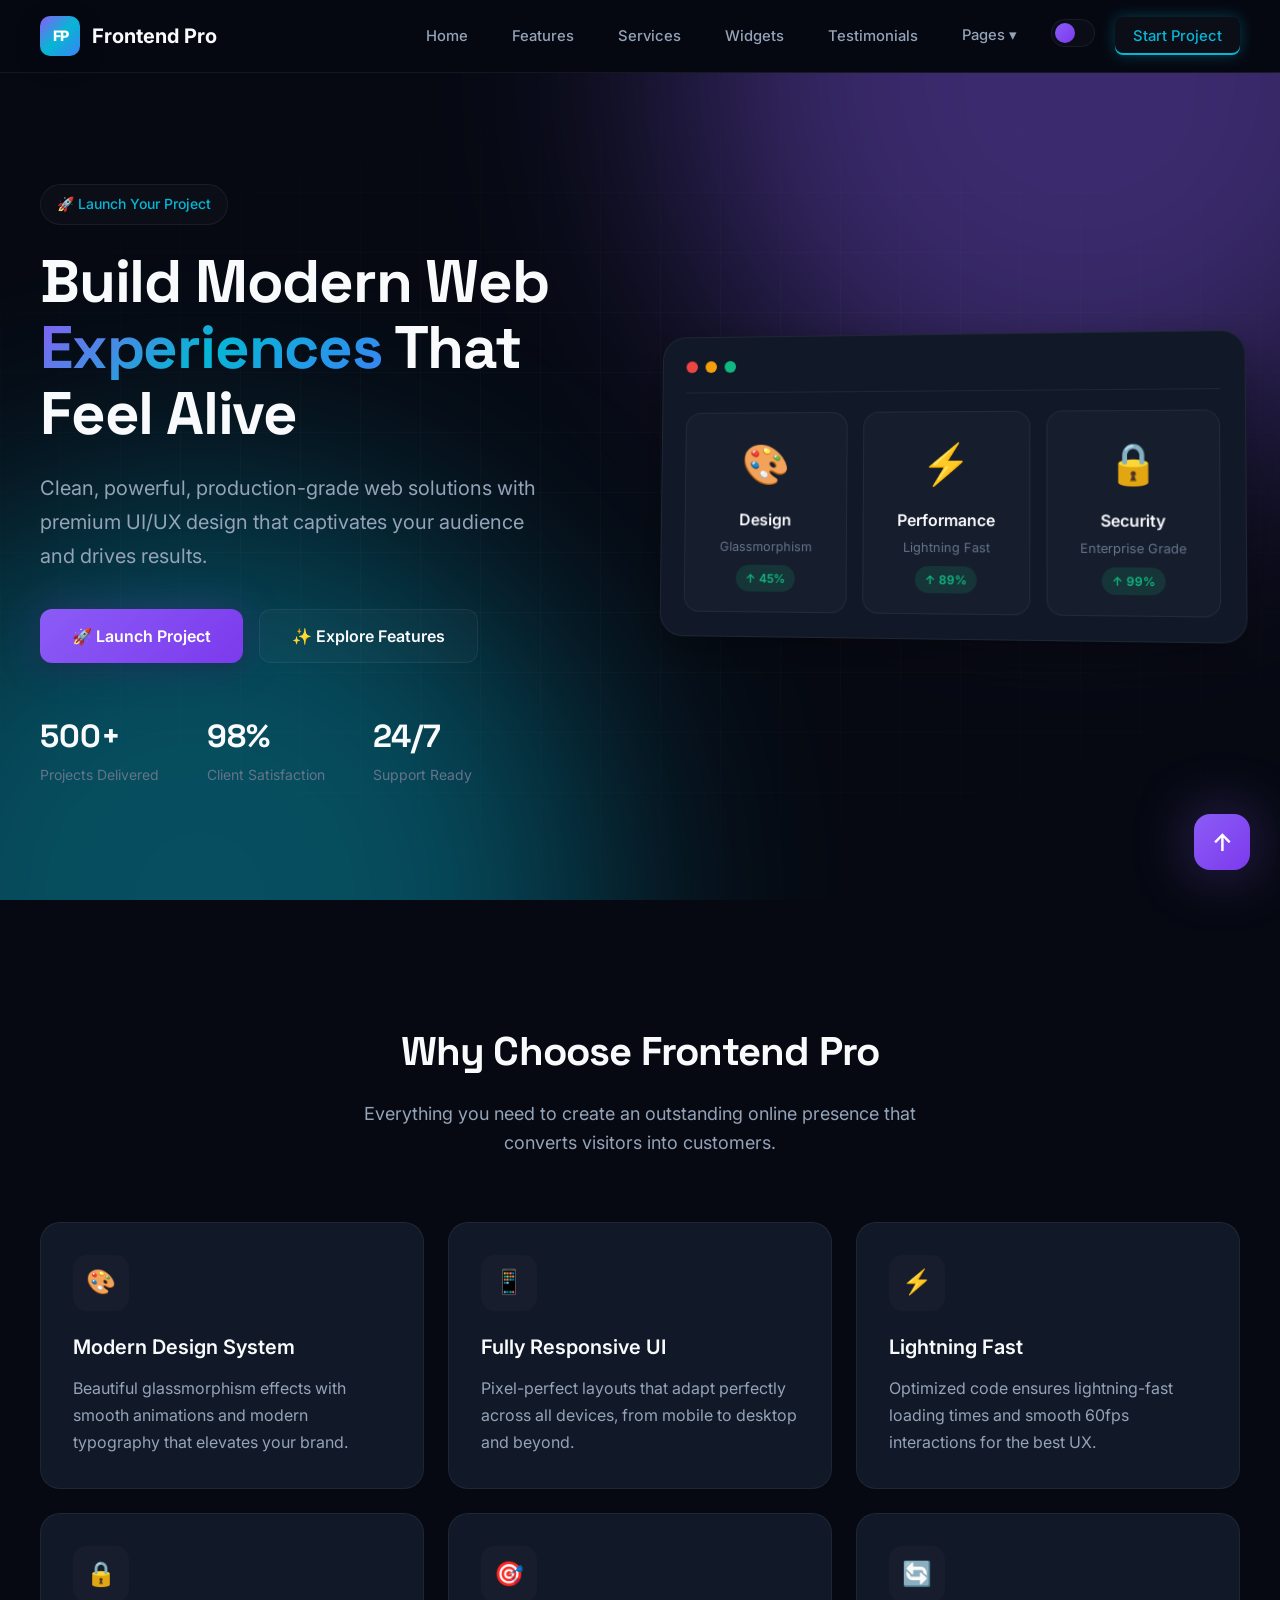
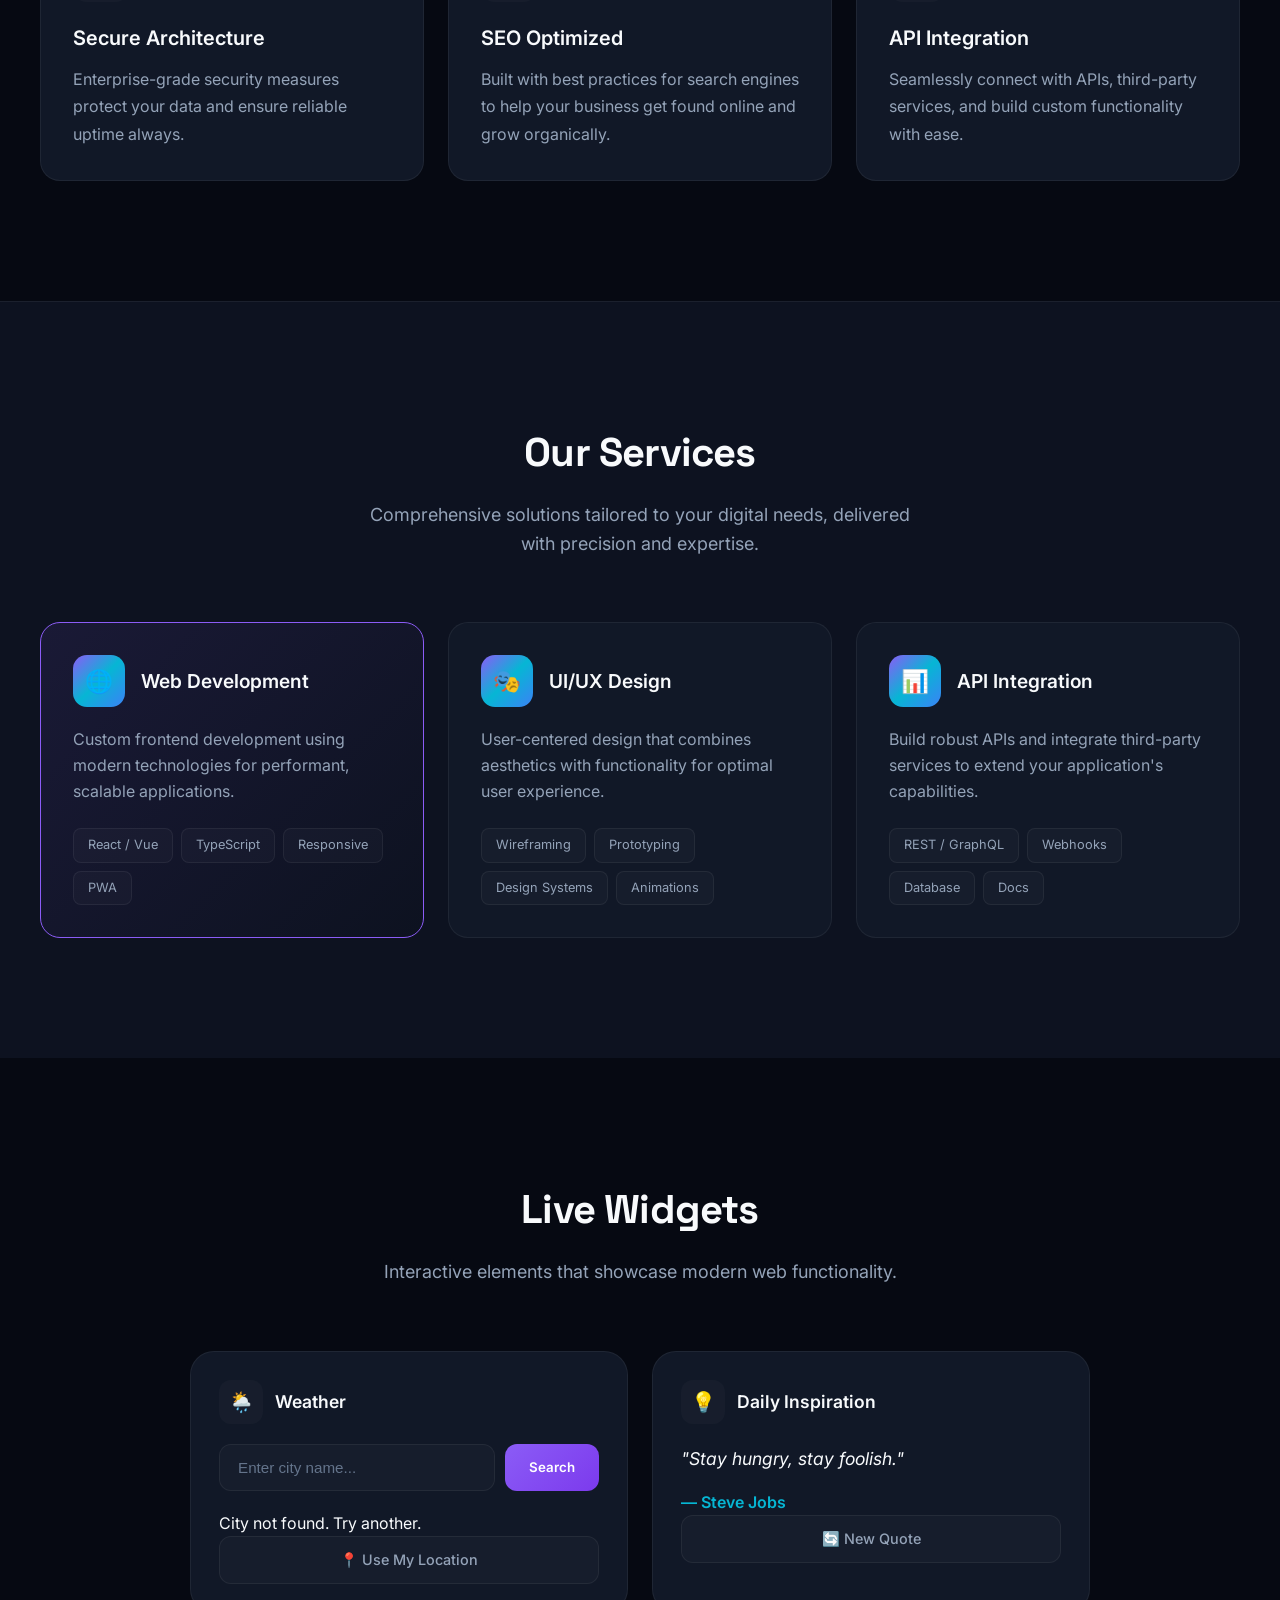
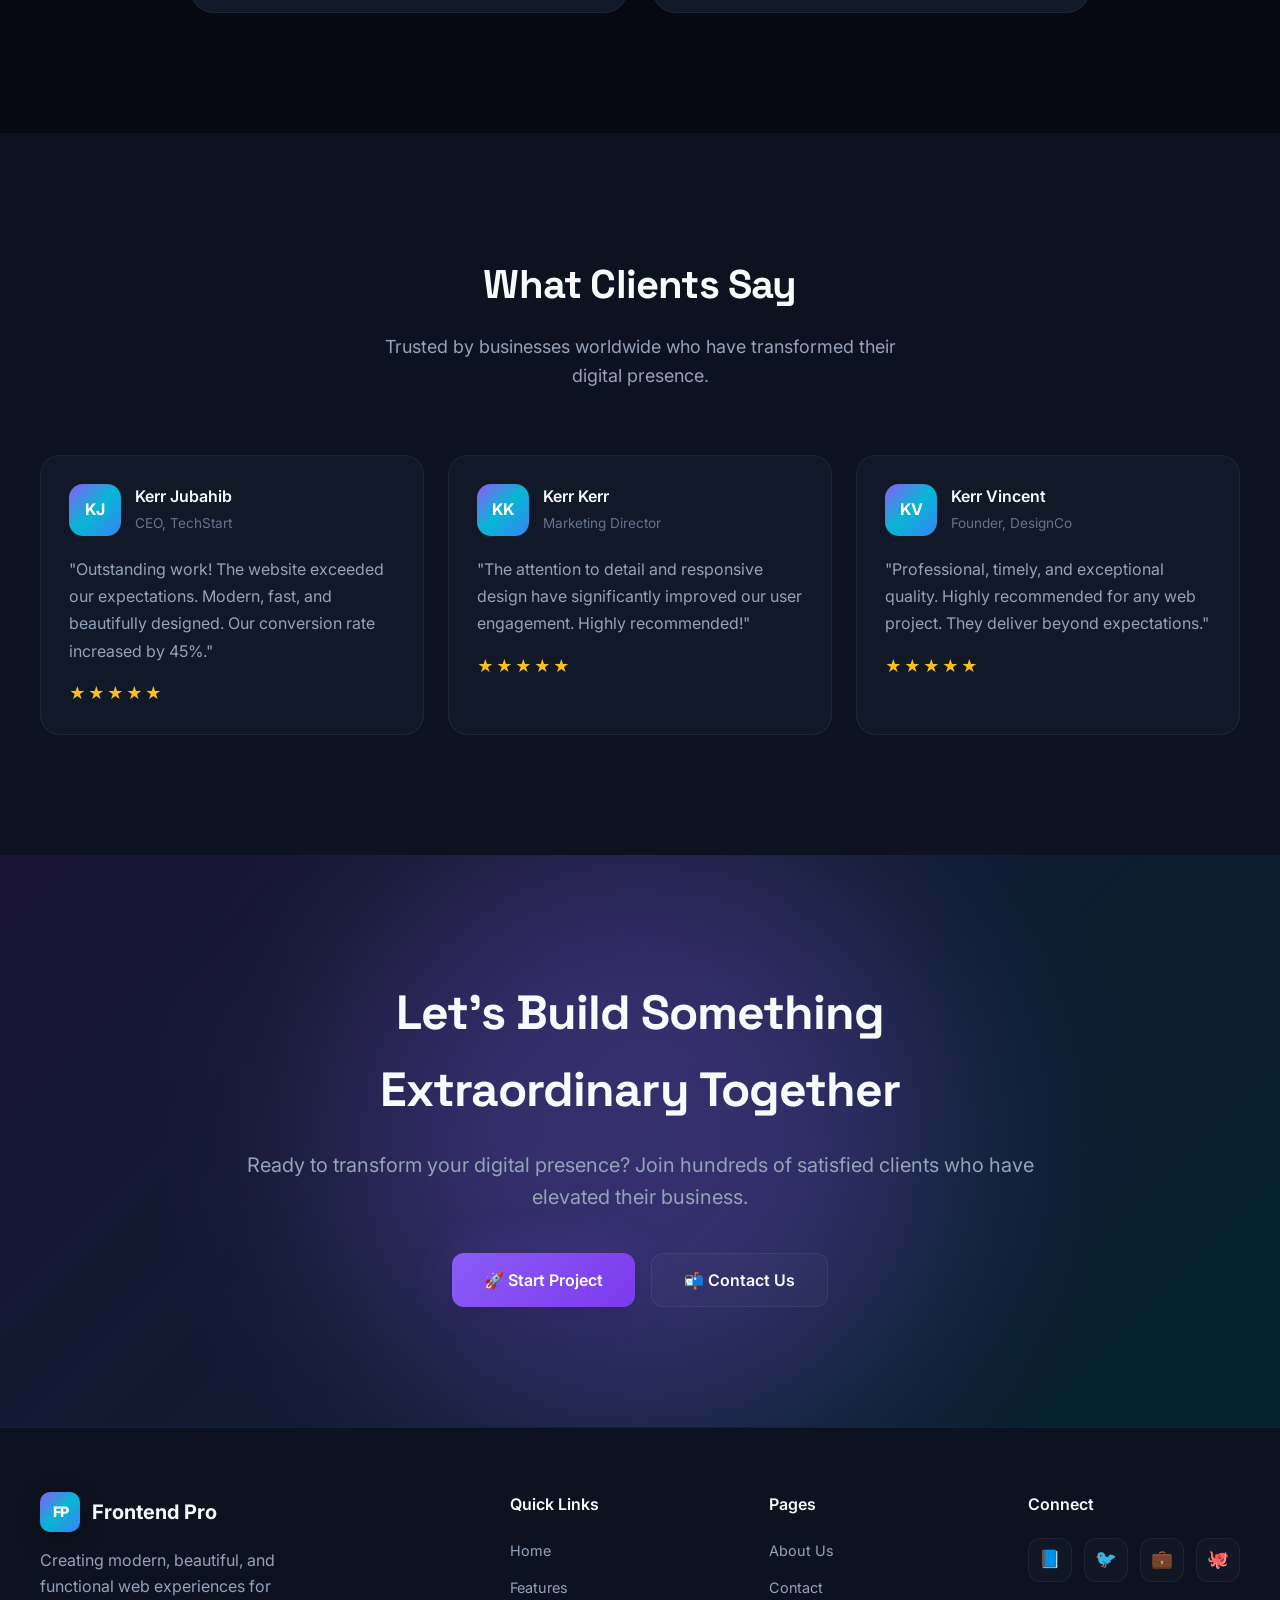
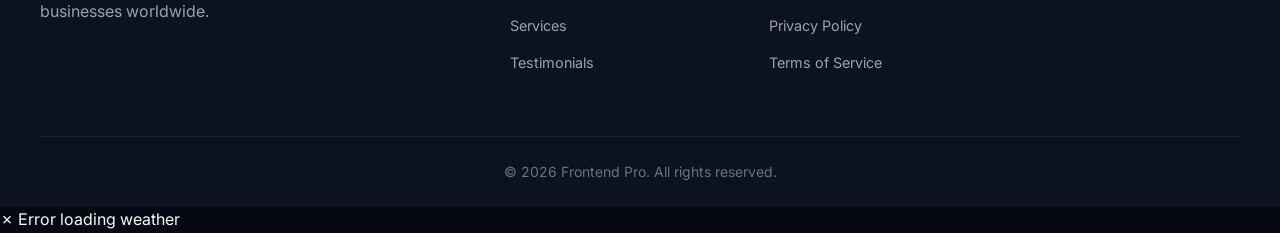
<file: index.html>
<!DOCTYPE html>
<html lang="en" data-theme="dark">
<head>
  <meta charset="UTF-8">
  <meta name="viewport" content="width=device-width, initial-scale=1.0">
  <title>Frontend Pro | Build Modern Web Experiences</title>
  <meta name="description" content="Premium glassmorphism web design">
  <link rel="stylesheet" href="assets/css/styles.css">
  <link rel="preconnect" href="https://fonts.googleapis.com">
  <link rel="preconnect" href="https://fonts.gstatic.com" crossorigin>
  <link rel="icon" type="image/svg+xml" href="data:image/svg+xml,<svg xmlns='http://www.w3.org/2000/svg' viewBox='0 0 100 100'><text y='.9em' font-size='90'>🚀</text></svg>">
</head>
<body>

  <div class="scroll-progress" id="scrollProgress"></div>
  <button class="fab" onclick="window.scrollTo({top: 0, behavior: 'smooth'})">↑</button>

  <!-- NAVBAR -->
  <nav class="navbar" id="navbar">
    <div class="navbar-container">
      <a href="index.html" class="logo">
        <span class="logo-icon">FP</span>
        <span>Frontend Pro</span>
      </a>
      <ul class="nav-links" id="navLinks">
        <li><a href="index.html" class="active">Home</a></li>
        <li><a href="#features">Features</a></li>
        <li><a href="#services">Services</a></li>
        <li><a href="#widgets">Widgets</a></li>
        <li><a href="#testimonials">Testimonials</a></li>
        <li class="dropdown">
          <span class="dropdown-toggle">Pages ▾</span>
          <div class="dropdown-menu">
            <a href="pages/about.html">About Us</a>
            <a href="pages/contact.html">Contact</a>
          </div>
        </li>
        <li>
          <button class="theme-toggle" id="themeToggle" aria-label="Toggle theme"></button>
        </li>
        <li><a href="#cta" class="nav-cta">Start Project</a></li>
      </ul>
      <div class="hamburger" id="hamburger">
        <span></span>
        <span></span>
        <span></span>
      </div>
    </div>
  </nav>

  <main class="main-content">

    <!-- HERO SECTION -->
    <section class="hero">
      <div class="hero-bg">
        <div class="hero-glow hero-glow-1"></div>
        <div class="hero-glow hero-glow-2"></div>
        <div class="hero-grid"></div>
      </div>
      <div class="hero-content">
        <div class="hero-text">
          <span class="hero-badge">🚀 Launch Your Project</span>
          <h1>Build Modern Web <span>Experiences</span> That Feel Alive</h1>
          <p class="hero-subtitle">Clean, powerful, production-grade web solutions with premium UI/UX design that captivates your audience and drives results.</p>
          <div class="hero-buttons">
            <button class="btn btn-primary" onclick="openModal()">
              🚀 Launch Project
            </button>
            <button class="btn btn-secondary" onclick="document.getElementById('features').scrollIntoView({behavior: 'smooth'})">
              ✨ Explore Features
            </button>
          </div>
          <div class="hero-stats">
            <div class="stat-item">
              <span class="stat-number">500+</span>
              <span class="stat-label">Projects Delivered</span>
            </div>
            <div class="stat-item">
              <span class="stat-number">98%</span>
              <span class="stat-label">Client Satisfaction</span>
            </div>
            <div class="stat-item">
              <span class="stat-number">24/7</span>
              <span class="stat-label">Support Ready</span>
            </div>
          </div>
        </div>
        <div class="hero-visual">
          <div class="hero-dashboard">
            <div class="dashboard-header">
              <span class="dashboard-dot red"></span>
              <span class="dashboard-dot yellow"></span>
              <span class="dashboard-dot green"></span>
            </div>
            <div class="dashboard-content">
              <div class="dashboard-card">
                <div class="icon">🎨</div>
                <h4>Design</h4>
                <p>Glassmorphism</p>
                <span class="trend">↑ 45%</span>
              </div>
              <div class="dashboard-card">
                <div class="icon">⚡</div>
                <h4>Performance</h4>
                <p>Lightning Fast</p>
                <span class="trend">↑ 89%</span>
              </div>
              <div class="dashboard-card">
                <div class="icon">🔒</div>
                <h4>Security</h4>
                <p>Enterprise Grade</p>
                <span class="trend">↑ 99%</span>
              </div>
            </div>
          </div>
        </div>
      </div>
    </section>

    <!-- FEATURES SECTION -->
    <section id="features" class="features reveal">
      <h2 class="section-title">Why Choose Frontend Pro</h2>
      <p class="section-subtitle">Everything you need to create an outstanding online presence that converts visitors into customers.</p>
      <div class="features-grid">
        <div class="feature-card">
          <div class="feature-icon">🎨</div>
          <h3>Modern Design System</h3>
          <p>Beautiful glassmorphism effects with smooth animations and modern typography that elevates your brand.</p>
        </div>
        <div class="feature-card">
          <div class="feature-icon">📱</div>
          <h3>Fully Responsive UI</h3>
          <p>Pixel-perfect layouts that adapt perfectly across all devices, from mobile to desktop and beyond.</p>
        </div>
        <div class="feature-card">
          <div class="feature-icon">⚡</div>
          <h3>Lightning Fast</h3>
          <p>Optimized code ensures lightning-fast loading times and smooth 60fps interactions for the best UX.</p>
        </div>
        <div class="feature-card">
          <div class="feature-icon">🔒</div>
          <h3>Secure Architecture</h3>
          <p>Enterprise-grade security measures protect your data and ensure reliable uptime always.</p>
        </div>
        <div class="feature-card">
          <div class="feature-icon">🎯</div>
          <h3>SEO Optimized</h3>
          <p>Built with best practices for search engines to help your business get found online and grow organically.</p>
        </div>
        <div class="feature-card">
          <div class="feature-icon">🔄</div>
          <h3>API Integration</h3>
          <p>Seamlessly connect with APIs, third-party services, and build custom functionality with ease.</p>
        </div>
      </div>
    </section>

    <!-- SERVICES SECTION -->
    <section id="services" class="services reveal">
      <h2 class="section-title">Our Services</h2>
      <p class="section-subtitle">Comprehensive solutions tailored to your digital needs, delivered with precision and expertise.</p>
      <div class="services-grid">
        <div class="service-card active">
          <div class="service-header">
            <div class="service-icon">🌐</div>
            <h3>Web Development</h3>
          </div>
          <p>Custom frontend development using modern technologies for performant, scalable applications.</p>
          <div class="service-features">
            <span class="service-tag">React / Vue</span>
            <span class="service-tag">TypeScript</span>
            <span class="service-tag">Responsive</span>
            <span class="service-tag">PWA</span>
          </div>
        </div>
        <div class="service-card">
          <div class="service-header">
            <div class="service-icon">🎭</div>
            <h3>UI/UX Design</h3>
          </div>
          <p>User-centered design that combines aesthetics with functionality for optimal user experience.</p>
          <div class="service-features">
            <span class="service-tag">Wireframing</span>
            <span class="service-tag">Prototyping</span>
            <span class="service-tag">Design Systems</span>
            <span class="service-tag">Animations</span>
          </div>
        </div>
        <div class="service-card">
          <div class="service-header">
            <div class="service-icon">📊</div>
            <h3>API Integration</h3>
          </div>
          <p>Build robust APIs and integrate third-party services to extend your application's capabilities.</p>
          <div class="service-features">
            <span class="service-tag">REST / GraphQL</span>
            <span class="service-tag">Webhooks</span>
            <span class="service-tag">Database</span>
            <span class="service-tag">Docs</span>
          </div>
        </div>
      </div>
    </section>

    <!-- WIDGETS SECTION -->
    <section id="widgets" class="widgets reveal">
      <h2 class="section-title">Live Widgets</h2>
      <p class="section-subtitle">Interactive elements that showcase modern web functionality.</p>
      <div class="widgets-grid">
        <div class="widget-card">
          <div class="widget-header">
            <span class="widget-icon">🌦️</span>
            <h3>Weather</h3>
          </div>
          <div class="weather-search">
            <input type="text" id="cityInput" placeholder="Enter city name...">
            <button onclick="fetchWeather()">Search</button>
          </div>
          <div id="weatherContent">
            <div class="loading-spinner"></div>
          </div>
          <button class="location-btn" onclick="fetchWeatherByGPS()">📍 Use My Location</button>
        </div>
        <div class="widget-card">
          <div class="widget-header">
            <span class="widget-icon">💡</span>
            <h3>Daily Inspiration</h3>
          </div>
          <div id="quoteContainer">
            <div class="loading-spinner"></div>
          </div>
          <button class="refresh-btn" onclick="fetchQuote()">🔄 New Quote</button>
        </div>
      </div>
    </section>

    <!-- TESTIMONIALS -->
    <section id="testimonials" class="testimonials reveal">
      <h2 class="section-title">What Clients Say</h2>
      <p class="section-subtitle">Trusted by businesses worldwide who have transformed their digital presence.</p>
      <div class="testimonials-grid">
        <div class="testimonial-card">
          <div class="testimonial-header">
            <div class="testimonial-avatar">KJ</div>
            <div class="testimonial-info">
              <h4>Kerr Jubahib</h4>
              <span>CEO, TechStart</span>
            </div>
          </div>
          <p class="testimonial-text">"Outstanding work! The website exceeded our expectations. Modern, fast, and beautifully designed. Our conversion rate increased by 45%."</p>
          <div class="testimonial-rating">★★★★★</div>
        </div>
        <div class="testimonial-card">
          <div class="testimonial-header">
            <div class="testimonial-avatar">KK</div>
            <div class="testimonial-info">
              <h4>Kerr Kerr</h4>
              <span>Marketing Director</span>
            </div>
          </div>
          <p class="testimonial-text">"The attention to detail and responsive design have significantly improved our user engagement. Highly recommended!"</p>
          <div class="testimonial-rating">★★★★★</div>
        </div>
        <div class="testimonial-card">
          <div class="testimonial-header">
            <div class="testimonial-avatar">KV</div>
            <div class="testimonial-info">
              <h4>Kerr Vincent</h4>
              <span>Founder, DesignCo</span>
            </div>
          </div>
          <p class="testimonial-text">"Professional, timely, and exceptional quality. Highly recommended for any web project. They deliver beyond expectations."</p>
          <div class="testimonial-rating">★★★★★</div>
        </div>
      </div>
    </section>

    <!-- CTA SECTION -->
    <section id="cta" class="cta reveal">
      <div class="cta-bg">
        <div class="cta-glow cta-glow-1"></div>
      </div>
      <div class="cta-content">
        <h2>Let's Build Something Extraordinary Together</h2>
        <p>Ready to transform your digital presence? Join hundreds of satisfied clients who have elevated their business.</p>
        <div class="cta-buttons">
          <button class="btn btn-primary" onclick="openModal()">
            🚀 Start Project
          </button>
          <button class="btn btn-secondary" onclick="window.location.href='pages/contact.html'">
            📬 Contact Us
          </button>
        </div>
      </div>
    </section>

  </main>

  <!-- FOOTER -->
  <footer class="footer">
    <div class="footer-content">
      <div class="footer-grid">
        <div class="footer-brand">
          <a href="index.html" class="logo">
            <span class="logo-icon">FP</span>
            <span>Frontend Pro</span>
          </a>
          <p>Creating modern, beautiful, and functional web experiences for businesses worldwide.</p>
        </div>
        <div class="footer-links-group">
          <h4>Quick Links</h4>
          <ul>
            <li><a href="index.html">Home</a></li>
            <li><a href="#features">Features</a></li>
            <li><a href="#services">Services</a></li>
            <li><a href="#testimonials">Testimonials</a></li>
          </ul>
        </div>
        <div class="footer-links-group">
          <h4>Pages</h4>
          <ul>
            <li><a href="pages/about.html">About Us</a></li>
            <li><a href="pages/contact.html">Contact</a></li>
            <li><a href="#">Privacy Policy</a></li>
            <li><a href="#">Terms of Service</a></li>
          </ul>
        </div>
        <div class="footer-links-group">
          <h4>Connect</h4>
          <div class="social-links">
            <a href="#" title="Facebook">📘</a>
            <a href="#" title="Twitter">🐦</a>
            <a href="#" title="LinkedIn">💼</a>
            <a href="#" title="GitHub">🐙</a>
          </div>
        </div>
      </div>
      <div class="footer-bottom">
        <p>© 2026 Frontend Pro. All rights reserved.</p>
      </div>
    </div>
  </footer>

  <!-- MODAL -->
  <div class="modal-overlay" id="modal">
    <div class="modal-content">
      <div class="modal-header">
        <h2>🚀 Get Started</h2>
        <button class="modal-close" onclick="closeModal()">×</button>
      </div>
      <form id="modalForm">
        <div class="form-group">
          <label for="modalName">Full Name *</label>
          <input type="text" id="modalName" placeholder="Kerr Jubahib" required>
        </div>
        <div class="form-group">
          <label for="modalEmail">Email Address *</label>
          <input type="email" id="modalEmail" placeholder="kerr@example.com" required>
        </div>
        <div class="form-group">
          <label for="modalService">Service Interest</label>
          <select id="modalService">
            <option value="">Select a service</option>
            <option value="web-development">Web Development</option>
            <option value="ui-design">UI/UX Design</option>
            <option value="api-integration">API Integration</option>
          </select>
        </div>
        <button type="submit" class="btn btn-primary" style="width: 100%;">Submit Request</button>
      </form>
    </div>
  </div>

  <script src="assets/js/script.js"></script>
  <script>
    // Scroll Progress
    window.addEventListener('scroll', () => {
      const scrolled = (window.scrollY / (document.documentElement.scrollHeight - window.innerHeight)) * 100;
      document.getElementById('scrollProgress').style.width = scrolled + '%';
    });

    // Navbar scroll effect
    window.addEventListener('scroll', () => {
      const navbar = document.getElementById('navbar');
      if (window.scrollY > 50) {
        navbar.classList.add('scrolled');
      } else {
        navbar.classList.remove('scrolled');
      }
    });

    // Mobile menu toggle
    document.getElementById('hamburger').addEventListener('click', () => {
      document.getElementById('navLinks').classList.toggle('active');
    });

    // Reveal on scroll
    const revealElements = document.querySelectorAll('.reveal');
    const revealOnScroll = () => {
      const windowHeight = window.innerHeight;
      revealElements.forEach(el => {
        const elementTop = el.getBoundingClientRect().top;
        if (elementTop < windowHeight - 100) {
          el.classList.add('visible');
        }
      });
    };
    window.addEventListener('scroll', revealOnScroll);
    revealOnScroll();

    // Theme toggle
    document.getElementById('themeToggle').addEventListener('click', () => {
      const html = document.documentElement;
      const currentTheme = html.getAttribute('data-theme');
      const newTheme = currentTheme === 'dark' ? 'light' : 'dark';
      html.setAttribute('data-theme', newTheme);
    });

    // Active nav link on scroll
    const sections = document.querySelectorAll('section[id]');
    const navLinks = document.querySelectorAll('.nav-links a');

    function updateActiveNav() {
      const scrollY = window.scrollY;
      
      sections.forEach(section => {
        const sectionHeight = section.offsetHeight;
        const sectionTop = section.offsetTop - 100;
        const sectionId = section.getAttribute('id');
        
        if (scrollY > sectionTop && scrollY <= sectionTop + sectionHeight) {
          navLinks.forEach(link => {
            link.classList.remove('active');
            if (link.getAttribute('href') === '#' + sectionId || 
                link.getAttribute('href') === sectionId + '.html') {
              link.classList.add('active');
            }
          });
        }
      });
    }

    window.addEventListener('scroll', updateActiveNav);
    updateActiveNav();
  </script>
</body>
</html>
</file>
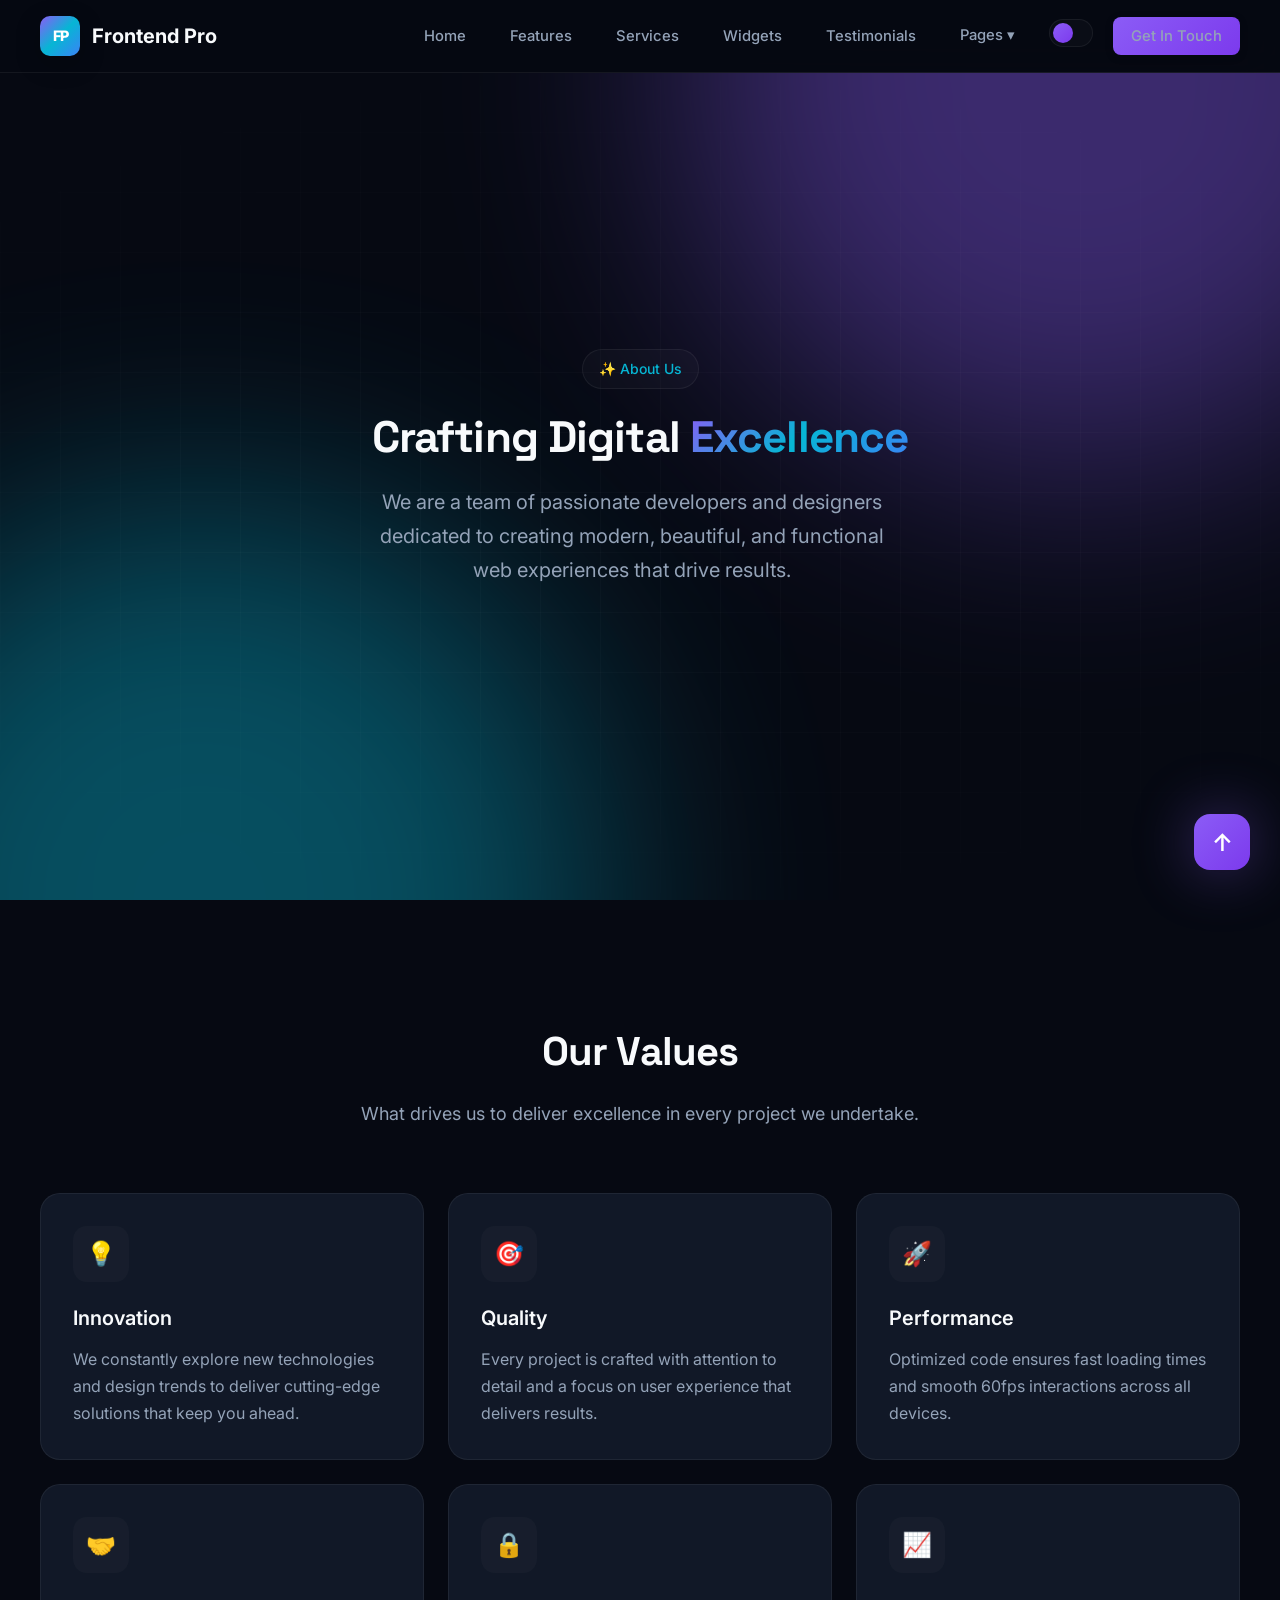
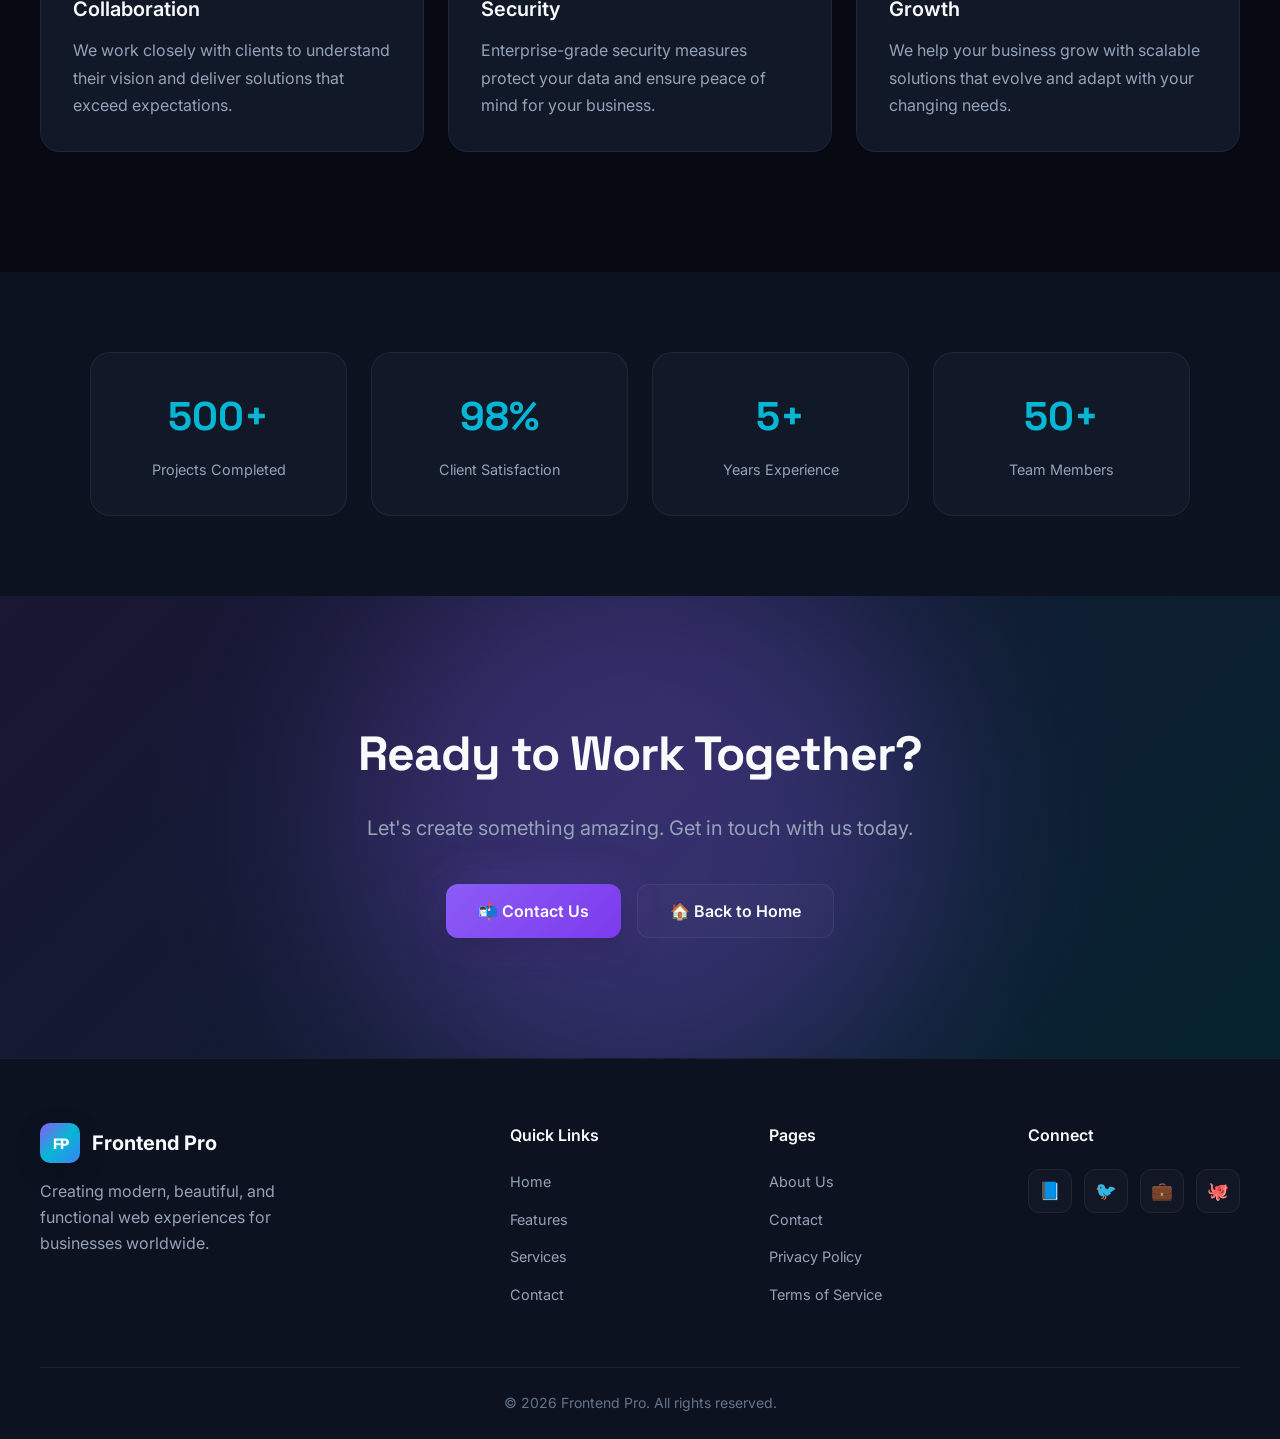
<file: pages/about.html>
<!DOCTYPE html>
<html lang="en" data-theme="dark">
<head>
  <meta charset="UTF-8">
  <meta name="viewport" content="width=device-width, initial-scale=1.0">
  <title>About Us - Frontend Pro</title>
  <link rel="stylesheet" href="../assets/css/styles.css">
  <link rel="preconnect" href="https://fonts.googleapis.com">
  <link rel="preconnect" href="https://fonts.gstatic.com" crossorigin>
  <link rel="icon" type="image/svg+xml" href="data:image/svg+xml,<svg xmlns='http://www.w3.org/2000/svg' viewBox='0 0 100 100'><text y='.9em' font-size='90'>🚀</text></svg>">
</head>
<body>

  <div class="scroll-progress" id="scrollProgress"></div>
  <button class="fab" onclick="window.scrollTo({top: 0, behavior: 'smooth'})">↑</button>

  <!-- NAVBAR -->
  <nav class="navbar" id="navbar">
    <div class="navbar-container">
      <a href="../index.html" class="logo">
        <span class="logo-icon">FP</span>
        <span>Frontend Pro</span>
      </a>
      <ul class="nav-links" id="navLinks">
        <li><a href="../index.html">Home</a></li>
        <li><a href="../index.html#features">Features</a></li>
        <li><a href="../index.html#services">Services</a></li>
        <li><a href="../index.html#widgets">Widgets</a></li>
        <li><a href="../index.html#testimonials">Testimonials</a></li>
        <li class="dropdown">
          <span class="dropdown-toggle">Pages ▾</span>
          <div class="dropdown-menu">
            <a href="about.html" class="active">About Us</a>
            <a href="contact.html">Contact</a>
          </div>
        </li>
        <li>
          <button class="theme-toggle" id="themeToggle" aria-label="Toggle theme"></button>
        </li>
        <li><a href="contact.html" class="nav-cta">Get In Touch</a></li>
      </ul>
      <div class="hamburger" id="hamburger">
        <span></span>
        <span></span>
        <span></span>
      </div>
    </div>
  </nav>

  <main class="main-content">

    <!-- HERO SECTION -->
    <section class="hero">
      <div class="hero-bg">
        <div class="hero-glow hero-glow-1"></div>
        <div class="hero-glow hero-glow-2"></div>
        <div class="hero-grid"></div>
      </div>
      <div class="hero-content" style="display: block; text-align: center; max-width: 700px; margin: 0 auto;">
        <div class="hero-text">
          <span class="hero-badge">✨ About Us</span>
          <h1 style="font-size: 2.75rem;">Crafting Digital <span>Excellence</span></h1>
          <p class="hero-subtitle">We are a team of passionate developers and designers dedicated to creating modern, beautiful, and functional web experiences that drive results.</p>
        </div>
      </div>
    </section>

    <!-- VALUES SECTION -->
    <section id="values" class="features reveal">
      <h2 class="section-title">Our Values</h2>
      <p class="section-subtitle">What drives us to deliver excellence in every project we undertake.</p>
      <div class="features-grid">
        <div class="feature-card">
          <div class="feature-icon">💡</div>
          <h3>Innovation</h3>
          <p>We constantly explore new technologies and design trends to deliver cutting-edge solutions that keep you ahead.</p>
        </div>
        <div class="feature-card">
          <div class="feature-icon">🎯</div>
          <h3>Quality</h3>
          <p>Every project is crafted with attention to detail and a focus on user experience that delivers results.</p>
        </div>
        <div class="feature-card">
          <div class="feature-icon">🚀</div>
          <h3>Performance</h3>
          <p>Optimized code ensures fast loading times and smooth 60fps interactions across all devices.</p>
        </div>
        <div class="feature-card">
          <div class="feature-icon">🤝</div>
          <h3>Collaboration</h3>
          <p>We work closely with clients to understand their vision and deliver solutions that exceed expectations.</p>
        </div>
        <div class="feature-card">
          <div class="feature-icon">🔒</div>
          <h3>Security</h3>
          <p>Enterprise-grade security measures protect your data and ensure peace of mind for your business.</p>
        </div>
        <div class="feature-card">
          <div class="feature-icon">📈</div>
          <h3>Growth</h3>
          <p>We help your business grow with scalable solutions that evolve and adapt with your changing needs.</p>
        </div>
      </div>
    </section>

    <!-- STATS SECTION -->
    <section class="stats-section reveal">
      <div class="stats-container">
        <div class="stats-grid">
          <div class="stat-card">
            <span class="stat-number">500+</span>
            <span class="stat-label">Projects Completed</span>
          </div>
          <div class="stat-card">
            <span class="stat-number">98%</span>
            <span class="stat-label">Client Satisfaction</span>
          </div>
          <div class="stat-card">
            <span class="stat-number">5+</span>
            <span class="stat-label">Years Experience</span>
          </div>
          <div class="stat-card">
            <span class="stat-number">50+</span>
            <span class="stat-label">Team Members</span>
          </div>
        </div>
      </div>
    </section>

    <!-- CTA SECTION -->
    <section id="cta" class="cta reveal">
      <div class="cta-bg">
        <div class="cta-glow cta-glow-1"></div>
      </div>
      <div class="cta-content">
        <h2>Ready to Work Together?</h2>
        <p>Let's create something amazing. Get in touch with us today.</p>
        <div class="cta-buttons">
          <button class="btn btn-primary" onclick="window.location.href='contact.html'">📬 Contact Us</button>
          <button class="btn btn-secondary" onclick="window.location.href='../index.html'">🏠 Back to Home</button>
        </div>
      </div>
    </section>
  </main>

  <!-- FOOTER -->
  <footer class="footer">
    <div class="footer-content">
      <div class="footer-grid">
        <div class="footer-brand">
          <a href="../index.html" class="logo">
            <span class="logo-icon">FP</span>
            <span>Frontend Pro</span>
          </a>
          <p>Creating modern, beautiful, and functional web experiences for businesses worldwide.</p>
        </div>
        <div class="footer-links-group">
          <h4>Quick Links</h4>
          <ul>
            <li><a href="../index.html">Home</a></li>
            <li><a href="../index.html#features">Features</a></li>
            <li><a href="../index.html#services">Services</a></li>
            <li><a href="contact.html">Contact</a></li>
          </ul>
        </div>
        <div class="footer-links-group">
          <h4>Pages</h4>
          <ul>
            <li><a href="about.html">About Us</a></li>
            <li><a href="contact.html">Contact</a></li>
            <li><a href="#">Privacy Policy</a></li>
            <li><a href="#">Terms of Service</a></li>
          </ul>
        </div>
        <div class="footer-links-group">
          <h4>Connect</h4>
          <div class="social-links">
            <a href="#" aria-label="Facebook">📘</a>
            <a href="#" aria-label="Twitter">🐦</a>
            <a href="#" aria-label="LinkedIn">💼</a>
            <a href="#" aria-label="GitHub">🐙</a>
          </div>
        </div>
      </div>
      <div class="footer-bottom">
        <p>© 2026 Frontend Pro. All rights reserved.</p>
      </div>
    </div>
  </footer>

  <script src="../assets/js/script.js"></script>
  <script>
    // Scroll Progress
    window.addEventListener('scroll', () => {
      const scrolled = (window.scrollY / (document.documentElement.scrollHeight - window.innerHeight)) * 100;
      document.getElementById('scrollProgress').style.width = scrolled + '%';
    });

    // Navbar scroll effect
    window.addEventListener('scroll', () => {
      const navbar = document.getElementById('navbar');
      if (window.scrollY > 50) {
        navbar.classList.add('scrolled');
      } else {
        navbar.classList.remove('scrolled');
      }
    });

    // Mobile menu toggle
    document.getElementById('hamburger').addEventListener('click', () => {
      document.getElementById('navLinks').classList.toggle('active');
    });

    // Reveal on scroll
    const revealElements = document.querySelectorAll('.reveal');
    const revealOnScroll = () => {
      const windowHeight = window.innerHeight;
      revealElements.forEach(el => {
        const elementTop = el.getBoundingClientRect().top;
        if (elementTop < windowHeight - 100) {
          el.classList.add('visible');
        }
      });
    };
    window.addEventListener('scroll', revealOnScroll);
    revealOnScroll();

    // Theme toggle
    document.getElementById('themeToggle').addEventListener('click', () => {
      const html = document.documentElement;
      const currentTheme = html.getAttribute('data-theme');
      const newTheme = currentTheme === 'dark' ? 'light' : 'dark';
      html.setAttribute('data-theme', newTheme);
    });

    // Active nav link on scroll
    const sections = document.querySelectorAll('section[id]');
    const navLinks = document.querySelectorAll('.nav-links a');

    function updateActiveNav() {
      const scrollY = window.scrollY;
      
      sections.forEach(section => {
        const sectionHeight = section.offsetHeight;
        const sectionTop = section.offsetTop - 100;
        const sectionId = section.getAttribute('id');
        
        if (scrollY > sectionTop && scrollY <= sectionTop + sectionHeight) {
          navLinks.forEach(link => {
            link.classList.remove('active');
            if (link.getAttribute('href') === '#' + sectionId || 
                link.getAttribute('href') === sectionId + '.html') {
              link.classList.add('active');
            }
          });
        }
      });
    }

    window.addEventListener('scroll', updateActiveNav);
    updateActiveNav();
  </script>

  <style>
    .stats-section {
      padding: 80px 40px;
      background: var(--bg-secondary);
    }

    .stats-container {
      max-width: 1100px;
      margin: 0 auto;
    }

    .stats-grid {
      display: grid;
      grid-template-columns: repeat(4, 1fr);
      gap: 24px;
    }

    .stat-card {
      background: var(--bg-card);
      border: 1px solid var(--glass-border);
      border-radius: 20px;
      padding: 32px;
      text-align: center;
      transition: var(--transition);
    }

    .stat-card:hover {
      transform: translateY(-6px);
      border-color: var(--accent-purple);
      box-shadow: var(--shadow-glow-purple);
    }

    .stat-card .stat-number {
      display: block;
      font-family: 'Space Grotesk', sans-serif;
      font-size: 2.5rem;
      font-weight: 700;
      color: var(--accent-cyan);
      margin-bottom: 8px;
    }

    .stat-card .stat-label {
      font-size: 0.9rem;
      color: var(--text-secondary);
    }

    @media (max-width: 768px) {
      .stats-grid {
        grid-template-columns: repeat(2, 1fr);
      }

      .stats-section {
        padding: 60px 20px;
      }
    }
  </style>
</body>
</html>
</file>
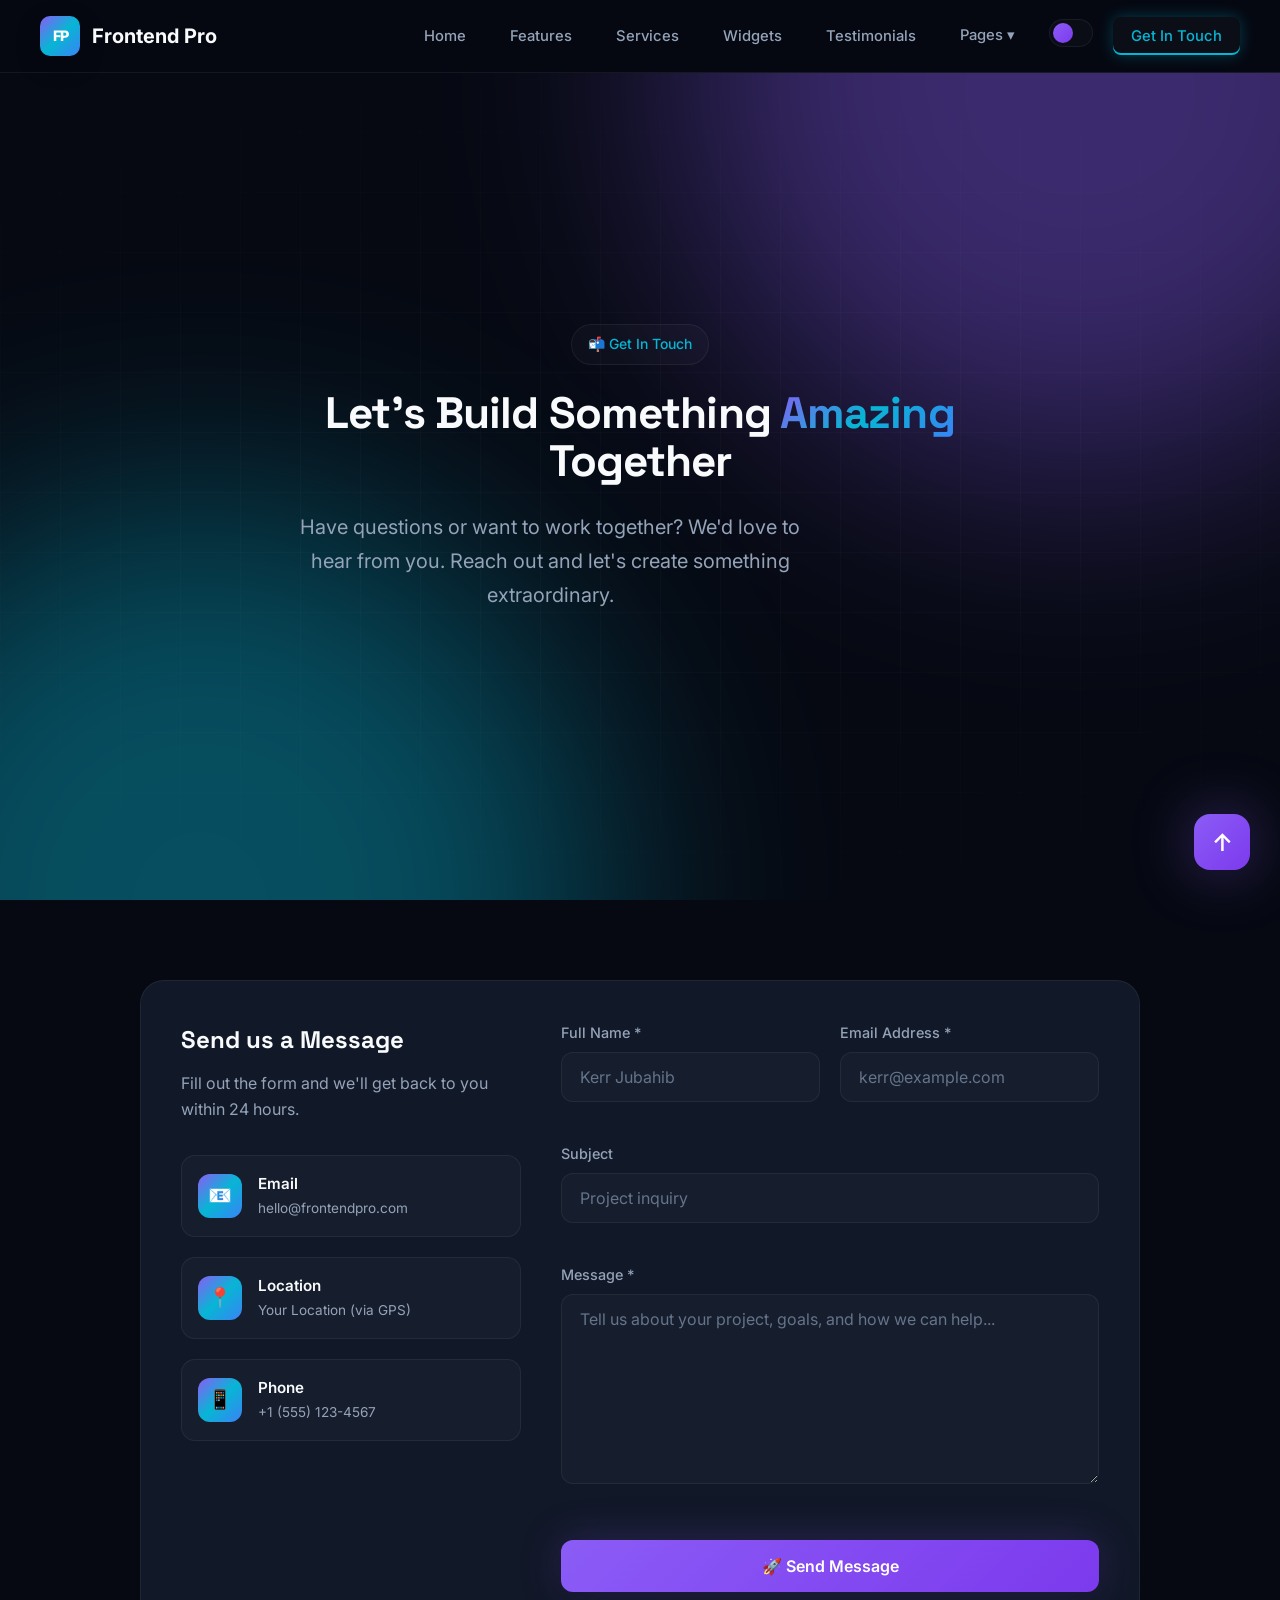
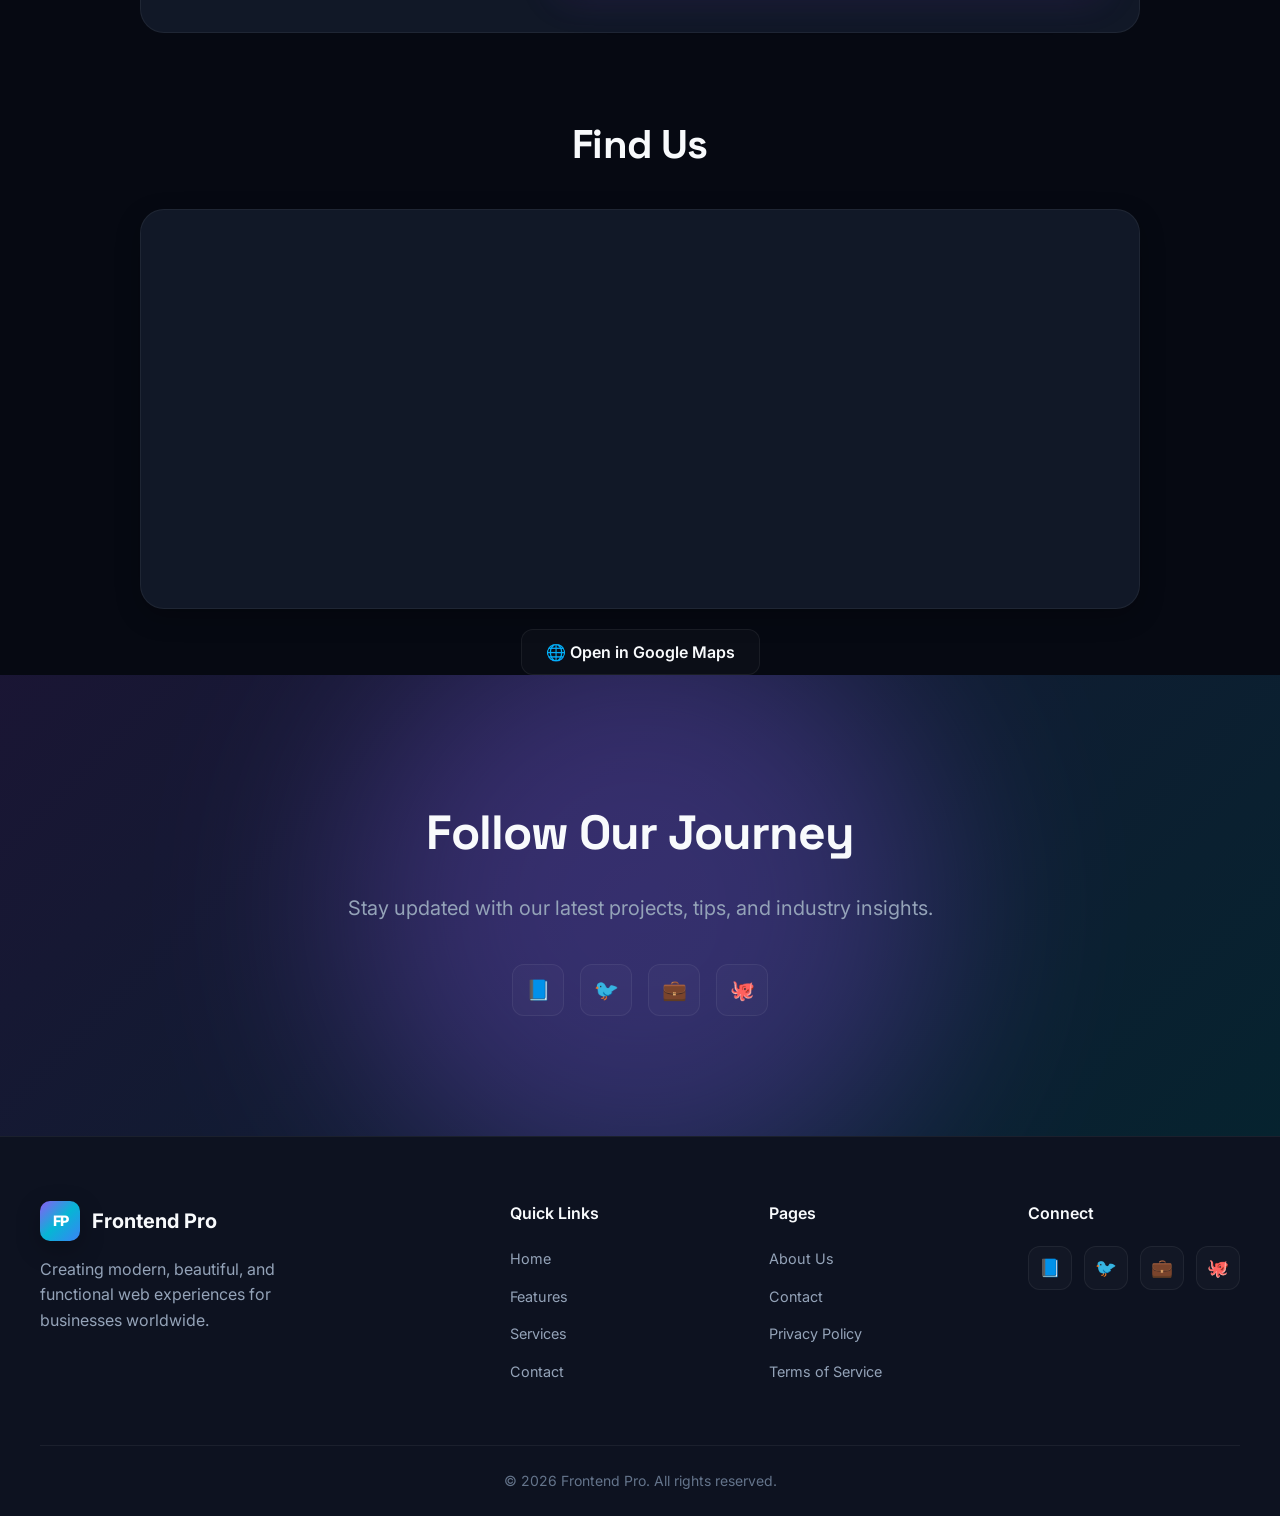
<file: pages/contact.html>
<!DOCTYPE html>
<html lang="en" data-theme="dark">
<head>
  <meta charset="UTF-8">
  <meta name="viewport" content="width=device-width, initial-scale=1.0">
  <title>Contact Us - Frontend Pro</title>
  <link rel="stylesheet" href="../assets/css/styles.css">
  <link rel="preconnect" href="https://fonts.googleapis.com">
  <link rel="preconnect" href="https://fonts.gstatic.com" crossorigin>
  <link rel="icon" type="image/svg+xml" href="data:image/svg+xml,<svg xmlns='http://www.w3.org/2000/svg' viewBox='0 0 100 100'><text y='.9em' font-size='90'>🚀</text></svg>">
</head>
<body>

  <div class="scroll-progress" id="scrollProgress"></div>
  <button class="fab" onclick="window.scrollTo({top: 0, behavior: 'smooth'})">↑</button>

  <!-- NAVBAR -->
  <nav class="navbar" id="navbar">
    <div class="navbar-container">
      <a href="../index.html" class="logo">
        <span class="logo-icon">FP</span>
        <span>Frontend Pro</span>
      </a>
      <ul class="nav-links" id="navLinks">
        <li><a href="../index.html">Home</a></li>
        <li><a href="../index.html#features">Features</a></li>
        <li><a href="../index.html#services">Services</a></li>
        <li><a href="../index.html#widgets">Widgets</a></li>
        <li><a href="../index.html#testimonials">Testimonials</a></li>
        <li class="dropdown">
          <span class="dropdown-toggle">Pages ▾</span>
          <div class="dropdown-menu">
            <a href="about.html">About Us</a>
            <a href="contact.html" class="active">Contact</a>
          </div>
        </li>
        <li>
          <button class="theme-toggle" id="themeToggle" aria-label="Toggle theme"></button>
        </li>
        <li><a href="#contact-form" class="nav-cta">Get In Touch</a></li>
      </ul>
      <div class="hamburger" id="hamburger">
        <span></span>
        <span></span>
        <span></span>
      </div>
    </div>
  </nav>

  <main class="main-content">

    <!-- HERO SECTION -->
    <section class="hero">
      <div class="hero-bg">
        <div class="hero-glow hero-glow-1"></div>
        <div class="hero-glow hero-glow-2"></div>
        <div class="hero-grid"></div>
      </div>
      <div class="hero-content" style="display: block; text-align: center; max-width: 700px; margin: 0 auto;">
        <div class="hero-text">
          <span class="hero-badge">📬 Get In Touch</span>
          <h1 style="font-size: 2.75rem;">Let's Build Something <span>Amazing</span> Together</h1>
          <p class="hero-subtitle">Have questions or want to work together? We'd love to hear from you. Reach out and let's create something extraordinary.</p>
        </div>
      </div>
    </section>

    <!-- CONTACT FORM SECTION -->
    <section id="contact-form" class="contact-section reveal">
      <div class="contact-container">
        <div class="contact-card">
          <div class="contact-info">
            <h2>Send us a Message</h2>
            <p>Fill out the form and we'll get back to you within 24 hours.</p>
            <div class="contact-methods">
              <div class="contact-method">
                <span class="contact-icon">📧</span>
                <div>
                  <h4>Email</h4>
                  <p>hello@frontendpro.com</p>
                </div>
              </div>
              <div class="contact-method">
                <span class="contact-icon">📍</span>
                <div>
                  <h4>Location</h4>
                  <p>Your Location (via GPS)</p>
                </div>
              </div>
              <div class="contact-method">
                <span class="contact-icon">📱</span>
                <div>
                  <h4>Phone</h4>
                  <p>+1 (555) 123-4567</p>
                </div>
              </div>
            </div>
          </div>
          <form id="contactForm" class="contact-form">
            <div class="form-row">
              <div class="form-group">
                <label for="name">Full Name *</label>
                <input type="text" id="name" placeholder="Kerr Jubahib" required>
              </div>
              <div class="form-group">
                <label for="email">Email Address *</label>
                <input type="email" id="email" placeholder="kerr@example.com" required>
              </div>
            </div>
            <div class="form-group">
              <label for="subject">Subject</label>
              <input type="text" id="subject" placeholder="Project inquiry">
            </div>
            <div class="form-group">
              <label for="message">Message *</label>
              <textarea id="message" rows="8" placeholder="Tell us about your project, goals, and how we can help..." required></textarea>
            </div>
            <button type="submit" class="btn btn-primary" style="width: 100%;">
              🚀 Send Message
            </button>
          </form>
        </div>
      </div>
    </section>

    <!-- MAP SECTION -->
    <section class="map-section reveal">
      <h2 class="section-title" style="margin-bottom: 32px;">Find Us</h2>
      <div class="map-wrapper">
        <div id="mapEmbed" class="map-embed">
          <div class="map-loading">
            <div style="text-align: center;">
              <div class="loading-spinner" style="margin: 0 auto 12px;"></div>
              <span>Detecting your location...</span>
            </div>
          </div>
        </div>
        <button class="btn btn-secondary location-search-btn" onclick="openMapInNewTab()">
          🌐 Open in Google Maps
        </button>
      </div>
    </section>

    <!-- SOCIAL CTA -->
    <section class="cta reveal">
      <div class="cta-bg">
        <div class="cta-glow cta-glow-1"></div>
      </div>
      <div class="cta-content">
        <h2>Follow Our Journey</h2>
        <p>Stay updated with our latest projects, tips, and industry insights.</p>
        <div class="social-links" style="justify-content: center; margin-top: 2rem; gap: 16px;">
          <a href="#" aria-label="Facebook" style="width: 52px; height: 52px; font-size: 1.25rem;">📘</a>
          <a href="#" aria-label="Twitter" style="width: 52px; height: 52px; font-size: 1.25rem;">🐦</a>
          <a href="#" aria-label="LinkedIn" style="width: 52px; height: 52px; font-size: 1.25rem;">💼</a>
          <a href="#" aria-label="GitHub" style="width: 52px; height: 52px; font-size: 1.25rem;">🐙</a>
        </div>
      </div>
    </section>
  </main>

  <!-- FOOTER -->
  <footer class="footer">
    <div class="footer-content">
      <div class="footer-grid">
        <div class="footer-brand">
          <a href="../index.html" class="logo">
            <span class="logo-icon">FP</span>
            <span>Frontend Pro</span>
          </a>
          <p>Creating modern, beautiful, and functional web experiences for businesses worldwide.</p>
        </div>
        <div class="footer-links-group">
          <h4>Quick Links</h4>
          <ul>
            <li><a href="../index.html">Home</a></li>
            <li><a href="../index.html#features">Features</a></li>
            <li><a href="../index.html#services">Services</a></li>
            <li><a href="contact.html">Contact</a></li>
          </ul>
        </div>
        <div class="footer-links-group">
          <h4>Pages</h4>
          <ul>
            <li><a href="about.html">About Us</a></li>
            <li><a href="contact.html">Contact</a></li>
            <li><a href="#">Privacy Policy</a></li>
            <li><a href="#">Terms of Service</a></li>
          </ul>
        </div>
        <div class="footer-links-group">
          <h4>Connect</h4>
          <div class="social-links">
            <a href="#" aria-label="Facebook">📘</a>
            <a href="#" aria-label="Twitter">🐦</a>
            <a href="#" aria-label="LinkedIn">💼</a>
            <a href="#" aria-label="GitHub">🐙</a>
          </div>
        </div>
      </div>
      <div class="footer-bottom">
        <p>© 2026 Frontend Pro. All rights reserved.</p>
      </div>
    </div>
  </footer>

  <script src="../assets/js/script.js"></script>
  <script>
    // Scroll Progress
    window.addEventListener('scroll', () => {
      const scrolled = (window.scrollY / (document.documentElement.scrollHeight - window.innerHeight)) * 100;
      document.getElementById('scrollProgress').style.width = scrolled + '%';
    });

    // Navbar scroll effect
    window.addEventListener('scroll', () => {
      const navbar = document.getElementById('navbar');
      if (window.scrollY > 50) {
        navbar.classList.add('scrolled');
      } else {
        navbar.classList.remove('scrolled');
      }
    });

    // Mobile menu toggle
    document.getElementById('hamburger').addEventListener('click', () => {
      document.getElementById('navLinks').classList.toggle('active');
    });

    // Reveal on scroll
    const revealElements = document.querySelectorAll('.reveal');
    const revealOnScroll = () => {
      const windowHeight = window.innerHeight;
      revealElements.forEach(el => {
        const elementTop = el.getBoundingClientRect().top;
        if (elementTop < windowHeight - 100) {
          el.classList.add('visible');
        }
      });
    };
    window.addEventListener('scroll', revealOnScroll);
    revealOnScroll();

// Theme toggle
    document.getElementById('themeToggle').addEventListener('click', () => {
      const html = document.documentElement;
      const currentTheme = html.getAttribute('data-theme');
      const newTheme = currentTheme === 'dark' ? 'light' : 'dark';
      html.setAttribute('data-theme', newTheme);
    });

    // Active nav link on scroll
    const sections = document.querySelectorAll('section[id]');
    const navLinks = document.querySelectorAll('.nav-links a');

    function updateActiveNav() {
      const scrollY = window.scrollY;
      
      sections.forEach(section => {
        const sectionHeight = section.offsetHeight;
        const sectionTop = section.offsetTop - 100;
        const sectionId = section.getAttribute('id');
        
        if (scrollY > sectionTop && scrollY <= sectionTop + sectionHeight) {
          navLinks.forEach(link => {
            link.classList.remove('active');
            if (link.getAttribute('href') === '#' + sectionId || 
                link.getAttribute('href') === sectionId + '.html') {
              link.classList.add('active');
            }
          });
        }
      });
    }

    window.addEventListener('scroll', updateActiveNav);
    updateActiveNav();

    // Map with user location
    function initMap() {
      const mapEmbed = document.getElementById('mapEmbed');
      if (!mapEmbed) return;

      if (navigator.geolocation) {
        navigator.geolocation.getCurrentPosition(
          (position) => {
            const lat = position.coords.latitude;
            const lng = position.coords.longitude;
            mapEmbed.innerHTML = `<iframe src="https://www.google.com/maps/embed?pb=!1m18!1m12!1m3!1d1000!2d${lng}!3d${lat}!2m3!1f0!2f0!3f0!3m2!1i1024!2i768!4f13.1!3m3!1m2!1s0x0%3A0x0!2zNDDCsDEwJzAwLjAiTiAxMjLCsDQ5JzAwLjAiRQ!5e0!3m2!1sen!2sph!4v1" width="100%" height="100%" style="border:0;" allowfullscreen="" loading="lazy"></iframe>`;
          },
          () => {
            mapEmbed.innerHTML = `<iframe src="https://www.google.com/maps/embed?pb=!1m18!1m12!1m3!1d158846.47544748457!2d123.8157929748538!3d10.315697993705893!2m3!1f0!2f0!3f0!3m2!1i1024!2i768!4f13.1!3m3!1m2!1s0x33aa3dc2bc9e66f1%3A0x19c2a3b9b2f8e1d9!2sCebu+City%2C+Cebu%2C+Philippines!5e0!3m2!1sen!2sph!4v1700000000000!5m2!1sen!2sph" width="100%" height="100%" style="border:0;" allowfullscreen="" loading="lazy"></iframe>`;
          }
        );
      } else {
        mapEmbed.innerHTML = `<iframe src="https://www.google.com/maps/embed?pb=!1m18!1m12!1m3!1d158846.47544748457!2d123.8157929748538!3d10.315697993705893!2m3!1f0!2f0!3f0!3m2!1i1024!2i768!4f13.1!3m3!1m2!1s0x33aa3dc2bc9e66f1%3A0x19c2a3b9b2f8e1d9!2sCebu+City%2C+Cebu%2C+Philippines!5e0!3m2!1sen!2sph!4v1700000000000!5m2!1sen!2sph" width="100%" height="100%" style="border:0;" allowfullscreen="" loading="lazy"></iframe>`;
      }
    }

    function openMapInNewTab() {
      if (navigator.geolocation) {
        navigator.geolocation.getCurrentPosition(
          (position) => {
            const lat = position.coords.latitude;
            const lng = position.coords.longitude;
            window.open(`https://www.google.com/maps/search/?api=1&query=${lat},${lng}`, '_blank');
          },
          () => {
            window.open('https://www.google.com/maps', '_blank');
          }
        );
      } else {
        window.open('https://www.google.com/maps', '_blank');
      }
    }

    window.addEventListener('load', initMap);
    window.openMapInNewTab = openMapInNewTab;
  </script>

  <style>
    .contact-section {
      padding: 80px 40px;
    }

    .contact-container {
      max-width: 1000px;
      margin: 0 auto;
    }

    .contact-card {
      display: grid;
      grid-template-columns: 340px 1fr;
      gap: 40px;
      background: var(--bg-card);
      border: 1px solid var(--glass-border);
      border-radius: 24px;
      padding: 40px;
    }

    .contact-info h2 {
      font-family: 'Space Grotesk', sans-serif;
      font-size: 1.5rem;
      font-weight: 700;
      margin-bottom: 12px;
    }

    .contact-info > p {
      color: var(--text-secondary);
      margin-bottom: 32px;
      line-height: 1.6;
    }

    .contact-methods {
      display: flex;
      flex-direction: column;
      gap: 20px;
    }

    .contact-method {
      display: flex;
      align-items: center;
      gap: 16px;
      padding: 16px;
      background: var(--glass-bg);
      border: 1px solid var(--glass-border);
      border-radius: 14px;
      transition: var(--transition);
    }

    .contact-method:hover {
      border-color: var(--accent-purple);
      transform: translateX(4px);
    }

    .contact-icon {
      width: 44px;
      height: 44px;
      background: var(--gradient-hero);
      border-radius: 12px;
      display: flex;
      align-items: center;
      justify-content: center;
      font-size: 1.2rem;
    }

    .contact-method h4 {
      font-size: 0.95rem;
      font-weight: 600;
      margin-bottom: 2px;
    }

    .contact-method p {
      font-size: 0.85rem;
      color: var(--text-secondary);
    }

    .contact-form {
      display: flex;
      flex-direction: column;
      gap: 20px;
    }

    .form-row {
      display: grid;
      grid-template-columns: 1fr 1fr;
      gap: 20px;
    }

    .contact-form .form-group label {
      display: block;
      font-size: 0.9rem;
      font-weight: 500;
      color: var(--text-secondary);
      margin-bottom: 8px;
    }

    .contact-form .form-group input,
    .contact-form .form-group select,
    .contact-form .form-group textarea {
      width: 100%;
      padding: 14px 18px;
      background: var(--glass-bg);
      border: 1px solid var(--glass-border);
      border-radius: 12px;
      color: var(--text-primary);
      font-size: 1rem;
      font-family: inherit;
      outline: none;
      transition: var(--transition);
    }

    .contact-form .form-group input::placeholder,
    .contact-form .form-group textarea::placeholder {
      color: var(--text-muted);
    }

    .contact-form .form-group input:focus,
    .contact-form .form-group select:focus,
    .contact-form .form-group textarea:focus {
      border-color: var(--accent-purple);
      box-shadow: 0 0 0 3px rgba(139, 92, 246, 0.15);
    }

    .contact-form .form-group textarea {
      resize: vertical;
      min-height: 140px;
    }

    .contact-form .btn-primary {
      padding: 16px 32px;
      font-size: 1rem;
      margin-top: 8px;
      transition: var(--transition);
    }

    .contact-form .btn-primary:hover {
      transform: translateY(-2px);
      box-shadow: var(--shadow-glow-purple);
    }
      min-height: 140px;
    }

    .map-section {
      padding: 0 40px 80px;
    }

    .map-wrapper {
      max-width: 1000px;
      margin: 0 auto;
    }

    .map-embed {
      width: 100%;
      height: 400px;
      border-radius: 24px;
      overflow: hidden;
      border: 1px solid var(--glass-border);
      box-shadow: var(--shadow-md);
      background: var(--bg-card);
    }

    .map-loading {
      display: flex;
      align-items: center;
      justify-content: center;
      height: 100%;
      color: var(--text-muted);
      font-size: 1.1rem;
    }

    .location-search-btn {
      display: block;
      margin: 20px auto 0;
      padding: 12px 24px;
    }

    [data-theme="dark"] .map-embed iframe {
      filter: invert(92%) grayscale(20%);
    }

    @media (max-width: 768px) {
      .contact-card {
        grid-template-columns: 1fr;
        padding: 24px;
      }

      .form-row {
        grid-template-columns: 1fr;
      }

      .contact-section,
      .map-section {
        padding: 60px 20px;
      }
    }
  </style>
</body>
</html>
</file>
<file: assets/css/styles.css>
@import url('https://fonts.googleapis.com/css2?family=Inter:wght@300;400;500;600;700;800&display=swap');
@import url('https://fonts.googleapis.com/css2?family=Space+Grotesk:wght@400;500;600;700&display=swap');

:root {
  --bg-primary: #060912;
  --bg-secondary: #0D1220;
  --bg-card: #111827;
  --glass-bg: rgba(255, 255, 255, 0.025);
  --glass-bg-hover: rgba(255, 255, 255, 0.05);
  --glass-border: rgba(255, 255, 255, 0.06);
  --glass-border-hover: rgba(139, 92, 246, 0.3);
  --text-primary: #F8FAFC;
  --text-secondary: #94A3B8;
  --text-muted: #64748B;
  --accent-purple: #8B5CF6;
  --accent-violet: #7C3AED;
  --accent-cyan: #06B6D4;
  --accent-blue: #3B82F6;
  --accent-pink: #EC4899;
  --accent-orange: #F97316;
  --success: #10B981;
  --gradient-hero: linear-gradient(135deg, #8B5CF6 0%, #06B6D4 50%, #3B82F6 100%);
  --gradient-purple: linear-gradient(135deg, #8B5CF6 0%, #7C3AED 100%);
  --gradient-cyan: linear-gradient(135deg, #06B6D4 0%, #3B82F6 100%);
  --gradient-sunset: linear-gradient(135deg, #F97316 0%, #EC4899 100%);
  --shadow-sm: 0 2px 8px rgba(0, 0, 0, 0.15);
  --shadow-md: 0 8px 24px rgba(0, 0, 0, 0.25);
  --shadow-lg: 0 16px 48px rgba(0, 0, 0, 0.35);
  --shadow-glow-purple: 0 0 60px rgba(139, 92, 246, 0.4);
  --shadow-glow-cyan: 0 0 60px rgba(6, 182, 212, 0.4);
  --transition: all 0.3s cubic-bezier(0.4, 0, 0.2, 1);
}

[data-theme="light"] {
  --bg-primary: #F8FAFC;
  --bg-secondary: #FFFFFF;
  --bg-card: #FFFFFF;
  --glass-bg: rgba(255, 255, 255, 0.95);
  --glass-bg-hover: rgba(248, 250, 252, 1);
  --glass-border: rgba(0, 0, 0, 0.08);
  --text-primary: #0F172A;
  --text-secondary: #334155;
  --text-muted: #64748B;
  --shadow-sm: 0 2px 8px rgba(0, 0, 0, 0.06);
  --shadow-md: 0 8px 24px rgba(0, 0, 0, 0.08);
  --shadow-lg: 0 16px 48px rgba(0, 0, 0, 0.12);
  --shadow-glow-purple: 0 4px 20px rgba(139, 92, 246, 0.15);
  --shadow-glow-cyan: 0 4px 20px rgba(6, 182, 212, 0.15);
}

[data-theme="light"] body {
  background: #F8FAFC;
}

[data-theme="light"] .hero {
  background: linear-gradient(180deg, #FFFFFF 0%, #F1F5F9 100%);
}

[data-theme="light"] .hero-glow {
  opacity: 0.2;
}

[data-theme="light"] .hero-grid {
  background-image: 
    linear-gradient(rgba(0,0,0,0.03) 1px, transparent 1px),
    linear-gradient(90deg, rgba(0,0,0,0.03) 1px, transparent 1px);
}

[data-theme="light"] .features,
[data-theme="light"] .widgets {
  background: #FFFFFF;
}

[data-theme="light"] .services,
[data-theme="light"] .testimonials {
  background: #F8FAFC;
}

[data-theme="light"] .feature-card,
[data-theme="light"] .service-card,
[data-theme="light"] .widget-card,
[data-theme="light"] .testimonial-card {
  background: #FFFFFF;
  border-color: rgba(0, 0, 0, 0.08);
  box-shadow: 0 4px 20px rgba(0, 0, 0, 0.05);
}

[data-theme="light"] .feature-card:hover,
[data-theme="light"] .service-card:hover,
[data-theme="light"] .testimonial-card:hover {
  box-shadow: 0 12px 40px rgba(139, 92, 246, 0.12);
}

[data-theme="light"] .cta-bg {
  background: linear-gradient(135deg, rgba(139, 92, 246, 0.08) 0%, rgba(6, 182, 212, 0.08) 100%);
}

[data-theme="light"] .cta-glow {
  opacity: 0.3;
}

[data-theme="light"] .footer {
  background: #FFFFFF;
  border-color: rgba(0, 0, 0, 0.08);
}

*, *::before, *::after {
  margin: 0;
  padding: 0;
  box-sizing: border-box;
}

html {
  scroll-behavior: smooth;
}

body {
  font-family: 'Inter', sans-serif;
  background: var(--bg-primary);
  color: var(--text-primary);
  line-height: 1.6;
  overflow-x: hidden;
}

::selection {
  background: var(--accent-purple);
  color: white;
}

a {
  text-decoration: none;
  color: inherit;
}

button {
  cursor: pointer;
  font-family: inherit;
}

/* ========== SCROLL BAR ========== */
::-webkit-scrollbar {
  width: 8px;
}

::-webkit-scrollbar-track {
  background: var(--bg-secondary);
}

::-webkit-scrollbar-thumb {
  background: var(--glass-border);
  border-radius: 4px;
}

::-webkit-scrollbar-thumb:hover {
  background: var(--accent-purple);
}

/* ========== SCROLL PROGRESS ========== */
.scroll-progress {
  position: fixed;
  top: 0;
  left: 0;
  height: 3px;
  background: var(--gradient-hero);
  z-index: 10000;
  width: 0%;
  transition: width 0.1s ease;
}

/* ========== FAB BUTTON ========== */
.fab {
  position: fixed;
  bottom: 30px;
  right: 30px;
  width: 56px;
  height: 56px;
  border-radius: 16px;
  background: var(--gradient-purple);
  border: none;
  color: white;
  font-size: 1.5rem;
  font-weight: 600;
  cursor: pointer;
  box-shadow: var(--shadow-glow-purple);
  z-index: 9999;
  transition: var(--transition);
  display: flex;
  align-items: center;
  justify-content: center;
}

.fab:hover {
  transform: translateY(-4px) scale(1.05);
  box-shadow: 0 0 80px rgba(139, 92, 246, 0.6);
}

/* ========== NAVBAR ========== */
.navbar {
  position: fixed;
  top: 0;
  left: 0;
  right: 0;
  width: 100%;
  z-index: 1000;
  background: rgba(6, 9, 18, 0.85);
  backdrop-filter: blur(24px);
  border-bottom: 1px solid var(--glass-border);
  transition: var(--transition);
}

[data-theme="light"] .navbar {
  background: rgba(255, 255, 255, 0.85);
  border-color: rgba(0, 0, 0, 0.08);
}

.navbar.scrolled {
  background: rgba(6, 9, 18, 0.95);
  box-shadow: var(--shadow-md);
}

[data-theme="light"] .navbar.scrolled {
  background: rgba(255, 255, 255, 0.95);
}

.navbar-container {
  max-width: 1280px;
  margin: 0 auto;
  padding: 0 40px;
  display: flex;
  justify-content: space-between;
  align-items: center;
  height: 72px;
}

.logo {
  display: flex;
  align-items: center;
  gap: 12px;
  font-weight: 700;
  font-size: 1.25rem;
  color: var(--text-primary);
}

.logo-icon {
  width: 40px;
  height: 40px;
  background: var(--gradient-hero);
  border-radius: 10px;
  display: flex;
  align-items: center;
  justify-content: center;
  color: white;
  font-weight: 800;
  font-size: 0.9rem;
  letter-spacing: -1px;
  box-shadow: var(--shadow-md);
}

.nav-links {
  display: flex;
  align-items: center;
  gap: 8px;
  list-style: none;
}

.nav-links a {
  padding: 10px 18px;
  color: var(--text-secondary);
  font-weight: 500;
  font-size: 0.925rem;
  border-radius: 8px;
  transition: var(--transition);
  position: relative;
}

.nav-links a:hover,
.nav-links a.active {
  color: var(--text-primary);
  background: var(--glass-bg);
}

.nav-links a.active {
  color: var(--accent-cyan);
  box-shadow: 0 0 15px rgba(6, 182, 212, 0.3), inset 0 -2px 0 var(--accent-cyan);
}

.nav-cta {
  padding: 10px 22px;
  background: var(--gradient-purple);
  border-radius: 10px;
  color: white;
  font-weight: 600;
  font-size: 0.925rem;
  margin-left: 12px;
  box-shadow: var(--shadow-sm);
  transition: var(--transition);
}

.nav-cta:hover {
  transform: translateY(-2px);
  box-shadow: var(--shadow-glow-purple);
}

.dropdown {
  position: relative;
}

.dropdown-toggle {
  padding: 10px 18px;
  color: var(--text-secondary);
  font-weight: 500;
  font-size: 0.925rem;
  border-radius: 8px;
  cursor: pointer;
  display: flex;
  align-items: center;
  gap: 6px;
  transition: var(--transition);
}

.dropdown-toggle:hover {
  color: var(--text-primary);
  background: var(--glass-bg);
}

.dropdown-menu {
  position: absolute;
  top: calc(100% + 8px);
  left: 50%;
  transform: translateX(-50%) translateY(10px);
  background: var(--bg-card);
  border: 1px solid var(--glass-border);
  border-radius: 12px;
  padding: 8px;
  min-width: 180px;
  opacity: 0;
  visibility: hidden;
  transition: var(--transition);
  box-shadow: var(--shadow-lg);
}

.dropdown:hover .dropdown-menu {
  opacity: 1;
  visibility: visible;
  transform: translateX(-50%) translateY(0);
}

.dropdown-menu a {
  display: block;
  padding: 10px 14px;
  border-radius: 8px;
  color: var(--text-secondary);
  font-size: 0.9rem;
}

.dropdown-menu a:hover {
  background: var(--glass-bg);
  color: var(--text-primary);
}

.theme-toggle {
  width: 44px;
  height: 28px;
  background: var(--glass-bg);
  border: 1px solid var(--glass-border);
  border-radius: 20px;
  position: relative;
  cursor: pointer;
  transition: var(--transition);
  margin-left: 8px;
}

.theme-toggle::before {
  content: '';
  position: absolute;
  top: 3px;
  left: 3px;
  width: 20px;
  height: 20px;
  background: var(--gradient-purple);
  border-radius: 50%;
  transition: var(--transition);
}

[data-theme="light"] .theme-toggle::before {
  left: 19px;
}

.hamburger {
  display: none;
  flex-direction: column;
  gap: 5px;
  cursor: pointer;
  padding: 8px;
}

.hamburger span {
  width: 22px;
  height: 2px;
  background: var(--text-primary);
  border-radius: 2px;
  transition: var(--transition);
}

/* ========== MAIN ========== */
.main-content {
  padding-top: 72px;
}

/* ========== HERO SECTION ========== */
.hero {
  position: relative;
  min-height: 92vh;
  display: flex;
  align-items: center;
  padding: 80px 40px;
  overflow: hidden;
}

.hero-bg {
  position: absolute;
  inset: 0;
  pointer-events: none;
}

.hero-glow {
  position: absolute;
  width: 800px;
  height: 800px;
  border-radius: 50%;
  filter: blur(120px);
  opacity: 0.4;
}

.hero-glow-1 {
  top: -400px;
  right: -200px;
  background: var(--accent-purple);
  animation: float 8s ease-in-out infinite;
}

.hero-glow-2 {
  bottom: -400px;
  left: -200px;
  background: var(--accent-cyan);
  animation: float 10s ease-in-out infinite reverse;
}

@keyframes float {
  0%, 100% { transform: translate(0, 0); }
  50% { transform: translate(50px, 30px); }
}

.hero-grid {
  position: absolute;
  inset: 0;
  background-image: 
    linear-gradient(rgba(255,255,255,0.02) 1px, transparent 1px),
    linear-gradient(90deg, rgba(255,255,255,0.02) 1px, transparent 1px);
  background-size: 60px 60px;
  mask-image: radial-gradient(ellipse 80% 60% at 50% 50%, black 40%, transparent 100%);
}

.hero-content {
  max-width: 1280px;
  margin: 0 auto;
  display: grid;
  grid-template-columns: 1fr 1.1fr;
  gap: 80px;
  align-items: center;
  position: relative;
  z-index: 1;
}

.hero-badge {
  display: inline-flex;
  align-items: center;
  gap: 8px;
  padding: 8px 16px;
  background: var(--glass-bg);
  border: 1px solid var(--glass-border);
  border-radius: 50px;
  font-size: 0.875rem;
  font-weight: 500;
  color: var(--accent-cyan);
  margin-bottom: 24px;
  animation: fadeInDown 0.6s ease;
}

.hero-text h1 {
  font-family: 'Space Grotesk', sans-serif;
  font-size: 3.75rem;
  font-weight: 700;
  line-height: 1.1;
  margin-bottom: 24px;
  letter-spacing: -0.02em;
  animation: fadeInUp 0.6s ease 0.1s both;
}

.hero-text h1 span {
  background: var(--gradient-hero);
  -webkit-background-clip: text;
  -webkit-text-fill-color: transparent;
  background-clip: text;
}

.hero-subtitle {
  font-size: 1.25rem;
  color: var(--text-secondary);
  margin-bottom: 36px;
  max-width: 520px;
  line-height: 1.7;
  animation: fadeInUp 0.6s ease 0.2s both;
}

.hero-buttons {
  display: flex;
  gap: 16px;
  margin-bottom: 48px;
  animation: fadeInUp 0.6s ease 0.3s both;
}

.btn {
  display: inline-flex;
  align-items: center;
  justify-content: center;
  gap: 10px;
  padding: 16px 32px;
  border-radius: 12px;
  font-size: 1rem;
  font-weight: 600;
  border: none;
  cursor: pointer;
  transition: var(--transition);
}

.btn-primary {
  background: var(--gradient-purple);
  color: white;
  box-shadow: var(--shadow-md), 0 0 40px rgba(139, 92, 246, 0.25);
}

.btn-primary:hover {
  transform: translateY(-3px);
  box-shadow: var(--shadow-lg), 0 0 60px rgba(139, 92, 246, 0.45);
}

.btn-secondary {
  background: var(--glass-bg);
  border: 1px solid var(--glass-border);
  color: var(--text-primary);
}

.btn-secondary:hover {
  background: var(--glass-bg-hover);
  border-color: var(--accent-cyan);
  transform: translateY(-3px);
}

.hero-stats {
  display: flex;
  gap: 48px;
  animation: fadeInUp 0.6s ease 0.4s both;
}

.stat-item {
  text-align: left;
}

.stat-number {
  display: block;
  font-family: 'Space Grotesk', sans-serif;
  font-size: 2rem;
  font-weight: 700;
  color: var(--text-primary);
}

.stat-label {
  font-size: 0.875rem;
  color: var(--text-muted);
}

/* Hero Visual */
.hero-visual {
  position: relative;
  animation: fadeInRight 0.8s ease 0.3s both;
}

.hero-dashboard {
  background: var(--bg-card);
  border: 1px solid var(--glass-border);
  border-radius: 24px;
  padding: 24px;
  box-shadow: var(--shadow-lg);
  transform: perspective(1000px) rotateY(-5deg) rotateX(2deg);
  transition: transform 0.5s ease;
}

.hero-dashboard:hover {
  transform: perspective(1000px) rotateY(0deg) rotateX(0deg);
}

.dashboard-header {
  display: flex;
  align-items: center;
  gap: 8px;
  padding-bottom: 20px;
  border-bottom: 1px solid var(--glass-border);
  margin-bottom: 20px;
}

.dashboard-dot {
  width: 12px;
  height: 12px;
  border-radius: 50%;
}

.dashboard-dot.red { background: #EF4444; }
.dashboard-dot.yellow { background: #F59E0B; }
.dashboard-dot.green { background: #10B981; }

.dashboard-content {
  display: grid;
  grid-template-columns: repeat(3, 1fr);
  gap: 16px;
}

.dashboard-card {
  background: var(--glass-bg);
  border: 1px solid var(--glass-border);
  border-radius: 16px;
  padding: 20px;
  text-align: center;
  transition: var(--transition);
}

.dashboard-card:hover {
  border-color: var(--glass-border-hover);
  transform: translateY(-4px);
}

.dashboard-card .icon {
  font-size: 2.5rem;
  margin-bottom: 12px;
}

.dashboard-card h4 {
  font-size: 1rem;
  font-weight: 600;
  margin-bottom: 4px;
}

.dashboard-card p {
  font-size: 0.8rem;
  color: var(--text-muted);
}

.dashboard-card .trend {
  display: inline-flex;
  align-items: center;
  gap: 4px;
  padding: 4px 10px;
  background: rgba(16, 185, 129, 0.15);
  border-radius: 20px;
  font-size: 0.75rem;
  font-weight: 600;
  color: var(--success);
  margin-top: 8px;
}

/* Floating elements */
.hero-float {
  position: absolute;
  background: var(--bg-card);
  border: 1px solid var(--glass-border);
  border-radius: 16px;
  padding: 16px 20px;
  box-shadow: var(--shadow-lg);
  animation: floatElement 6s ease-in-out infinite;
}

.hero-float-1 {
  top: 10%;
  right: -10%;
  animation-delay: 0s;
}

.hero-float-2 {
  bottom: 15%;
  left: -5%;
  animation-delay: 2s;
}

@keyframes floatElement {
  0%, 100% { transform: translateY(0); }
  50% { transform: translateY(-15px); }
}

@keyframes fadeInUp {
  from { opacity: 0; transform: translateY(20px); }
  to { opacity: 1; transform: translateY(0); }
}

@keyframes fadeInDown {
  from { opacity: 0; transform: translateY(-20px); }
  to { opacity: 1; transform: translateY(0); }
}

@keyframes fadeInRight {
  from { opacity: 0; transform: translateX(30px); }
  to { opacity: 1; transform: translateX(0); }
}

/* ========== FEATURES SECTION ========== */
.features {
  padding: 120px 40px;
  position: relative;
}

.section-title {
    font-family: 'Space Grotesk', sans-serif;
    font-size: 2.5rem;
    font-weight: 700;
    text-align: center;
    margin-bottom: 16px;
    letter-spacing: -0.02em;
  }

  .section-subtitle {
    text-align: center;
    font-size: 1.125rem;
    color: var(--text-secondary);
    margin-bottom: 64px;
    max-width: 560px;
    margin-left: auto;
    margin-right: auto;
  }

.features-grid {
  display: grid;
  grid-template-columns: repeat(3, 1fr);
  gap: 24px;
  max-width: 1280px;
  margin: 0 auto;
}

.feature-card {
  background: var(--bg-card);
  border: 1px solid var(--glass-border);
  border-radius: 20px;
  padding: 32px;
  transition: var(--transition);
  position: relative;
  overflow: hidden;
}

.feature-card::before {
  content: '';
  position: absolute;
  inset: 0;
  background: var(--gradient-hero);
  opacity: 0;
  transition: var(--transition);
}

.feature-card:hover {
  transform: translateY(-8px);
  border-color: var(--accent-purple);
  box-shadow: var(--shadow-glow-purple);
}

.feature-card:hover::before {
  opacity: 0.05;
}

.feature-icon {
  width: 56px;
  height: 56px;
  background: var(--glass-bg);
  border-radius: 14px;
  display: flex;
  align-items: center;
  justify-content: center;
  font-size: 1.5rem;
  margin-bottom: 20px;
  position: relative;
}

.feature-card h3 {
  font-size: 1.25rem;
  font-weight: 600;
  margin-bottom: 12px;
  position: relative;
}

.feature-card p {
  color: var(--text-secondary);
  line-height: 1.7;
  position: relative;
}

/* ========== SERVICES SECTION ========== */
.services {
  padding: 120px 40px;
  background: var(--bg-secondary);
  position: relative;
}

.services::before {
  content: '';
  position: absolute;
  top: 0;
  left: 0;
  right: 0;
  height: 1px;
  background: var(--glass-border);
}

.services-grid {
  display: grid;
  grid-template-columns: repeat(3, 1fr);
  gap: 24px;
  max-width: 1280px;
  margin: 0 auto;
}

.service-card {
  background: var(--bg-card);
  border: 1px solid var(--glass-border);
  border-radius: 20px;
  padding: 32px;
  transition: var(--transition);
  cursor: pointer;
}

.service-card:hover {
  transform: translateY(-6px);
  border-color: var(--accent-cyan);
  box-shadow: var(--shadow-glow-cyan);
}

.service-card.active {
  border-color: var(--accent-purple);
  background: linear-gradient(135deg, rgba(139, 92, 246, 0.1) 0%, transparent 100%);
}

.service-header {
  display: flex;
  align-items: center;
  gap: 16px;
  margin-bottom: 20px;
}

.service-icon {
  width: 52px;
  height: 52px;
  background: var(--gradient-hero);
  border-radius: 14px;
  display: flex;
  align-items: center;
  justify-content: center;
  font-size: 1.4rem;
}

.service-header h3 {
  font-size: 1.2rem;
  font-weight: 600;
}

.service-card > p {
  color: var(--text-secondary);
  margin-bottom: 24px;
  line-height: 1.6;
}

.service-features {
  display: flex;
  flex-wrap: wrap;
  gap: 8px;
}

.service-tag {
  padding: 6px 14px;
  background: var(--glass-bg);
  border: 1px solid var(--glass-border);
  border-radius: 8px;
  font-size: 0.8rem;
  color: var(--text-secondary);
}

/* ========== WIDGETS SECTION ========== */
.widgets {
  padding: 120px 40px;
}

.widgets-grid {
  display: grid;
  grid-template-columns: repeat(2, 1fr);
  gap: 24px;
  max-width: 900px;
  margin: 0 auto;
}

.widget-card {
  background: var(--bg-card);
  border: 1px solid var(--glass-border);
  border-radius: 24px;
  padding: 28px;
  transition: var(--transition);
}

.widget-card:hover {
  border-color: var(--glass-border-hover);
  box-shadow: var(--shadow-md);
}

.widget-header {
  display: flex;
  align-items: center;
  gap: 12px;
  margin-bottom: 20px;
}

.widget-icon {
  width: 44px;
  height: 44px;
  background: var(--glass-bg);
  border-radius: 12px;
  display: flex;
  align-items: center;
  justify-content: center;
  font-size: 1.25rem;
}

.widget-header h3 {
  font-size: 1.1rem;
  font-weight: 600;
}

.weather-search {
  display: flex;
  gap: 10px;
  margin-bottom: 20px;
}

.weather-search input {
  flex: 1;
  padding: 14px 18px;
  background: var(--glass-bg);
  border: 1px solid var(--glass-border);
  border-radius: 12px;
  color: var(--text-primary);
  font-size: 0.95rem;
  outline: none;
  transition: var(--transition);
}

.weather-search input::placeholder {
  color: var(--text-muted);
}

.weather-search input:focus {
  border-color: var(--accent-purple);
}

.weather-search button {
  padding: 14px 24px;
  background: var(--gradient-purple);
  border: none;
  border-radius: 12px;
  color: white;
  font-weight: 600;
  cursor: pointer;
  transition: var(--transition);
}

.weather-search button:hover {
  transform: translateY(-2px);
  box-shadow: var(--shadow-glow-purple);
}

.weather-result {
  text-align: center;
  padding: 24px;
  background: var(--glass-bg);
  border-radius: 16px;
  margin-bottom: 16px;
}

.weather-icon {
  font-size: 3.5rem;
}

.weather-temp {
  font-family: 'Space Grotesk', sans-serif;
  font-size: 3rem;
  font-weight: 700;
}

.weather-desc {
  color: var(--text-secondary);
}

.weather-details {
  display: flex;
  justify-content: center;
  gap: 32px;
  font-size: 0.85rem;
  color: var(--text-muted);
  margin-top: 12px;
}

.location-btn,
.refresh-btn {
  width: 100%;
  padding: 14px;
  background: var(--glass-bg);
  border: 1px solid var(--glass-border);
  border-radius: 12px;
  color: var(--text-secondary);
  font-size: 0.9rem;
  font-weight: 500;
  cursor: pointer;
  transition: var(--transition);
}

.location-btn:hover,
.refresh-btn:hover {
  border-color: var(--accent-cyan);
  color: var(--accent-cyan);
}

.quote-card {
  padding: 20px;
  background: var(--glass-bg);
  border-radius: 16px;
}

.quote-text {
  font-size: 1.1rem;
  font-style: italic;
  line-height: 1.7;
  margin-bottom: 16px;
}

.quote-author {
  color: var(--accent-cyan);
  font-weight: 600;
}

.loading-spinner {
  width: 40px;
  height: 40px;
  border: 3px solid var(--glass-border);
  border-top-color: var(--accent-purple);
  border-radius: 50%;
  animation: spin 1s linear infinite;
  margin: 30px auto;
}

@keyframes spin {
  to { transform: rotate(360deg); }
}

/* ========== TESTIMONIALS ========== */
.testimonials {
  padding: 120px 40px;
  background: var(--bg-secondary);
}

.testimonials-grid {
  display: grid;
  grid-template-columns: repeat(3, 1fr);
  gap: 24px;
  max-width: 1280px;
  margin: 0 auto;
}

.testimonial-card {
  background: var(--bg-card);
  border: 1px solid var(--glass-border);
  border-radius: 20px;
  padding: 28px;
  transition: var(--transition);
}

.testimonial-card:hover {
  transform: translateY(-6px);
  border-color: var(--accent-violet);
  box-shadow: var(--shadow-glow-purple);
}

.testimonial-header {
  display: flex;
  align-items: center;
  gap: 14px;
  margin-bottom: 20px;
}

.testimonial-avatar {
  width: 52px;
  height: 52px;
  background: var(--gradient-hero);
  border-radius: 14px;
  display: flex;
  align-items: center;
  justify-content: center;
  font-weight: 700;
  font-size: 1rem;
  color: white;
}

.testimonial-info h4 {
  font-size: 1rem;
  font-weight: 600;
}

.testimonial-info span {
  font-size: 0.85rem;
  color: var(--text-muted);
}

.testimonial-text {
  color: var(--text-secondary);
  line-height: 1.7;
  margin-bottom: 16px;
}

.testimonial-rating {
  color: #FBBF24;
  font-size: 1rem;
  letter-spacing: 2px;
}

/* ========== CTA SECTION ========== */
.cta {
  padding: 120px 40px;
  position: relative;
  overflow: hidden;
}

.cta-bg {
  position: absolute;
  inset: 0;
  background: linear-gradient(135deg, rgba(139, 92, 246, 0.15) 0%, rgba(6, 182, 212, 0.15) 100%);
}

.cta-glow {
  position: absolute;
  width: 600px;
  height: 600px;
  border-radius: 50%;
  filter: blur(100px);
}

.cta-glow-1 {
  top: 50%;
  left: 50%;
  transform: translate(-50%, -50%);
  background: var(--accent-purple);
  opacity: 0.3;
}

.cta-content {
  position: relative;
  max-width: 800px;
  margin: 0 auto;
  text-align: center;
  z-index: 1;
}

.cta h2 {
  font-family: 'Space Grotesk', sans-serif;
  font-size: 3rem;
  font-weight: 700;
  margin-bottom: 20px;
  letter-spacing: -0.02em;
}

.cta p {
  font-size: 1.25rem;
  color: var(--text-secondary);
  margin-bottom: 40px;
}

.cta-buttons {
  display: flex;
  justify-content: center;
  gap: 16px;
}

/* ========== FOOTER ========== */
.footer {
  background: var(--bg-secondary);
  border-top: 1px solid var(--glass-border);
  padding: 64px 40px 24px;
}

.footer-content {
  max-width: 1280px;
  margin: 0 auto;
}

.footer-grid {
  display: grid;
  grid-template-columns: 2fr 1fr 1fr 1fr;
  gap: 48px;
  margin-bottom: 48px;
}

.footer-brand p {
  color: var(--text-secondary);
  margin-top: 16px;
  max-width: 280px;
  line-height: 1.6;
}

.footer h4 {
  font-size: 1rem;
  font-weight: 600;
  margin-bottom: 20px;
}

.footer ul {
  list-style: none;
}

.footer ul li {
  margin-bottom: 12px;
}

.footer ul a {
  color: var(--text-secondary);
  font-size: 0.9rem;
  transition: var(--transition);
}

.footer ul a:hover {
  color: var(--accent-cyan);
}

.social-links {
  display: flex;
  gap: 12px;
}

.social-links a {
  width: 44px;
  height: 44px;
  background: var(--glass-bg);
  border: 1px solid var(--glass-border);
  border-radius: 12px;
  display: flex;
  align-items: center;
  justify-content: center;
  font-size: 1.1rem;
  transition: var(--transition);
}

.social-links a:hover {
  background: var(--gradient-purple);
  transform: translateY(-3px);
}

.footer-bottom {
  text-align: center;
  padding-top: 24px;
  border-top: 1px solid var(--glass-border);
}

.footer-bottom p {
  color: var(--text-muted);
  font-size: 0.875rem;
}

/* ========== MODAL ========== */
.modal-overlay {
  position: fixed;
  inset: 0;
  background: rgba(6, 9, 18, 0.9);
  backdrop-filter: blur(12px);
  z-index: 2000;
  display: flex;
  align-items: center;
  justify-content: center;
  opacity: 0;
  visibility: hidden;
  transition: var(--transition);
}

.modal-overlay.active {
  opacity: 1;
  visibility: visible;
}

.modal-content {
  background: var(--bg-card);
  border: 1px solid var(--glass-border);
  border-radius: 24px;
  padding: 40px;
  max-width: 480px;
  width: 90%;
  transform: scale(0.9);
  transition: var(--transition);
}

.modal-overlay.active .modal-content {
  transform: scale(1);
}

.modal-header {
  display: flex;
  justify-content: space-between;
  align-items: center;
  margin-bottom: 32px;
}

.modal-header h2 {
  font-family: 'Space Grotesk', sans-serif;
  font-size: 1.5rem;
}

.modal-close {
  width: 36px;
  height: 36px;
  background: var(--glass-bg);
  border: 1px solid var(--glass-border);
  border-radius: 10px;
  color: var(--text-secondary);
  font-size: 1.2rem;
  cursor: pointer;
  transition: var(--transition);
}

.modal-close:hover {
  color: var(--text-primary);
  border-color: var(--accent-violet);
}

.form-group {
  margin-bottom: 20px;
}

.form-group label {
  display: block;
  margin-bottom: 8px;
  font-size: 0.9rem;
  font-weight: 500;
  color: var(--text-secondary);
}

.form-group input,
.form-group select {
  width: 100%;
  padding: 14px 18px;
  background: var(--glass-bg);
  border: 1px solid var(--glass-border);
  border-radius: 12px;
  color: var(--text-primary);
  font-size: 1rem;
  outline: none;
  transition: var(--transition);
}

.form-group input::placeholder {
  color: var(--text-muted);
}

.form-group input:focus,
.form-group select:focus {
  border-color: var(--accent-purple);
}

/* ========== REVEAL ANIMATION ========== */
.reveal {
  opacity: 0;
  transform: translateY(30px);
  transition: all 0.6s ease;
}

.reveal.visible {
  opacity: 1;
  transform: translateY(0);
}

/* ========== RESPONSIVE ========== */
@media (max-width: 1024px) {
  .hero-content {
    grid-template-columns: 1fr;
    text-align: center;
    gap: 60px;
  }

  .hero-subtitle {
    margin: 0 auto 36px;
  }

  .hero-buttons {
    justify-content: center;
  }

  .hero-stats {
    justify-content: center;
  }

  .hero-visual {
    display: none;
  }

  .features-grid,
  .services-grid {
    grid-template-columns: repeat(2, 1fr);
  }

  .testimonials-grid {
    grid-template-columns: repeat(2, 1fr);
  }

  .footer-grid {
    grid-template-columns: 1fr 1fr;
    gap: 32px;
  }
}

@media (max-width: 768px) {
  .navbar-container {
    padding: 0 20px;
  }

  .nav-links {
    position: fixed;
    top: 72px;
    left: 0;
    right: 0;
    background: rgba(6, 9, 18, 0.98);
    flex-direction: column;
    padding: 24px;
    gap: 8px;
    transform: translateY(-150%);
    transition: var(--transition);
  }

  .nav-links.active {
    transform: translateY(0);
  }

  [data-theme="light"] .nav-links {
    background: rgba(255, 255, 255, 0.98);
  }

  .hamburger {
    display: flex;
  }

  .hero {
    padding: 60px 20px;
    min-height: auto;
  }

  .hero-text h1 {
    font-size: 2.5rem;
  }

  .hero-buttons {
    flex-direction: column;
  }

  .btn {
    width: 100%;
  }

  .hero-stats {
    flex-direction: column;
    gap: 24px;
  }

  .section-title {
    font-size: 2rem;
  }

  .section-subtitle {
    font-size: 1rem;
  }

  .features-grid,
  .services-grid,
  .widgets-grid,
  .testimonials-grid {
    grid-template-columns: 1fr;
  }

  .cta h2 {
    font-size: 2rem;
  }

  .cta-buttons {
    flex-direction: column;
  }

  .footer-grid {
    grid-template-columns: 1fr;
    text-align: center;
  }

  .footer-brand p {
    max-width: 100%;
  }

  .social-links {
    justify-content: center;
  }

  .features,
  .services,
  .widgets,
  .testimonials,
  .cta {
    padding: 80px 20px;
  }
}

@media (max-width: 480px) {
  .navbar-container {
    height: 64px;
  }

  .logo {
    font-size: 1.1rem;
  }

  .logo-icon {
    width: 34px;
    height: 34px;
    font-size: 0.8rem;
  }

  .hero-text h1 {
    font-size: 2rem;
  }

  .section-title {
    font-size: 1.75rem;
  }
}
</file>
